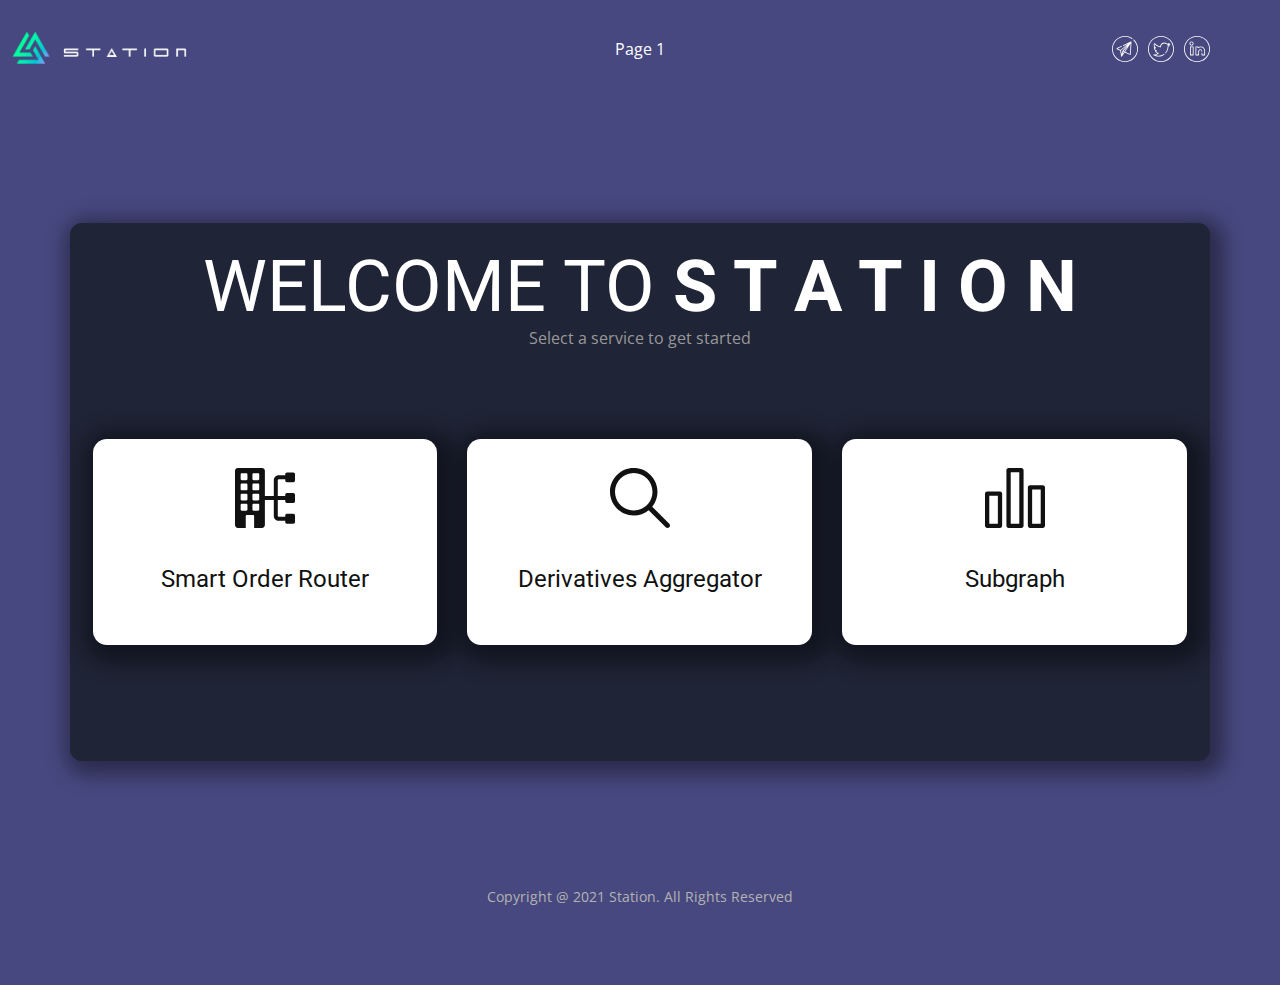
<file: index.html>
<!DOCTYPE html>
<html style="font-size: 16px;">
  <head>
    <meta name="viewport" content="width=device-width, initial-scale=1.0">
    <meta charset="utf-8">
    <meta name="keywords" content="WELCOME TO S T A T I O N">
    <meta name="description" content="">
    <meta name="page_type" content="np-template-header-footer-from-plugin">
    <title>Page 1</title>
    <link rel="stylesheet" href="nicepage.css" media="screen">
<link rel="stylesheet" href="Page-1.css" media="screen">
    <script class="u-script" type="text/javascript" src="jquery.js" defer=""></script>
    <script class="u-script" type="text/javascript" src="nicepage.js" defer=""></script>
    <meta name="generator" content="Nicepage 3.26.0, nicepage.com">
    <link id="u-theme-google-font" rel="stylesheet" href="https://fonts.googleapis.com/css?family=Roboto:100,100i,300,300i,400,400i,500,500i,700,700i,900,900i|Open+Sans:300,300i,400,400i,600,600i,700,700i,800,800i">
    
    
    <script type="application/ld+json">{
		"@context": "http://schema.org",
		"@type": "Organization",
		"name": "",
		"logo": "images/logo07.webp",
		"sameAs": [
				"936104983#carousel_6206",
				"936104983#carousel_6206",
				"936104983#carousel_6206"
		]
}</script>
    <meta name="theme-color" content="#478ac9">
    <meta property="og:title" content="Page 1">
    <meta property="og:type" content="website">
  </head>
  <body data-home-page="Page-1.html" data-home-page-title="Page 1" class="u-body"><header class="u-align-center-sm u-align-center-xs u-clearfix u-custom-color-2 u-header u-header" id="sec-4b78"><div class="u-clearfix u-sheet u-sheet-1">
        <a href="Page-1.html#carousel_6206" data-page-id="936104983" class="u-image u-logo u-image-1" data-image-width="1534" data-image-height="297" title="home logo">
          <img src="images/logo07.webp" class="u-logo-image u-logo-image-1">
        </a>
        <nav class="u-align-left u-menu u-menu-dropdown u-offcanvas u-menu-1">
          <div class="menu-collapse" style="font-size: 1rem;">
            <a class="u-button-style u-nav-link" href="#">
              <svg class="u-svg-link" preserveAspectRatio="xMidYMin slice" viewBox="0 0 302 302" style=""><use xmlns:xlink="http://www.w3.org/1999/xlink" xlink:href="#svg-8a8f"></use></svg>
              <svg xmlns="http://www.w3.org/2000/svg" xmlns:xlink="http://www.w3.org/1999/xlink" version="1.1" id="svg-8a8f" x="0px" y="0px" viewBox="0 0 302 302" style="enable-background:new 0 0 302 302;" xml:space="preserve" class="u-svg-content"><g><rect y="36" width="302" height="30"></rect><rect y="236" width="302" height="30"></rect><rect y="136" width="302" height="30"></rect>
</g><g></g><g></g><g></g><g></g><g></g><g></g><g></g><g></g><g></g><g></g><g></g><g></g><g></g><g></g><g></g></svg>
            </a>
          </div>
          <div class="u-custom-menu u-nav-container">
            <ul class="u-nav u-unstyled u-nav-1"><li class="u-nav-item"><a class="u-button-style u-nav-link" href="Page-1.html">Page 1</a>
</li></ul>
          </div>
          <div class="u-custom-menu u-nav-container-collapse">
            <div class="u-align-center u-black u-container-style u-inner-container-layout u-opacity u-opacity-95 u-sidenav">
              <div class="u-inner-container-layout u-sidenav-overflow">
                <div class="u-menu-close"></div>
                <ul class="u-align-center u-nav u-popupmenu-items u-unstyled u-nav-2"><li class="u-nav-item"><a class="u-button-style u-nav-link" href="Page-1.html">Page 1</a>
</li></ul>
              </div>
            </div>
            <div class="u-black u-menu-overlay u-opacity u-opacity-70"></div>
          </div>
        </nav>
        <div class="u-social-icons u-spacing-10 u-social-icons-1">
          <a class="u-social-url" title="facebook" target="_blank" href="Page-1.html#carousel_6206" data-page-id="936104983"><span class="u-icon u-social-facebook u-social-icon u-icon-1"><svg class="u-svg-link" preserveAspectRatio="xMidYMin slice" viewBox="0 0 512 512" style=""><use xmlns:xlink="http://www.w3.org/1999/xlink" xlink:href="#svg-5b7f"></use></svg><svg class="u-svg-content" viewBox="0 0 512 512" x="0px" y="0px" id="svg-5b7f" style="enable-background:new 0 0 512 512;"><g><g><path d="M490.626,153.442c-13.697-31.292-33.236-59.158-58.073-82.819c-3.207-3.055-8.28-2.933-11.335,0.275    c-3.054,3.206-2.931,8.28,0.275,11.333c48.024,45.751,74.473,107.464,74.473,173.769c0,132.318-107.648,239.967-239.967,239.967    S16.033,388.318,16.033,256S123.682,16.033,256,16.033c48.336,0,94.93,14.306,134.742,41.369    c3.661,2.489,8.647,1.538,11.137-2.122c2.489-3.662,1.538-8.648-2.123-11.137C357.274,15.265,307.565,0,256,0    C187.62,0,123.333,26.628,74.981,74.981C26.629,123.333,0,187.62,0,256s26.629,132.667,74.981,181.019    C123.333,485.372,187.62,512,256,512s132.667-26.628,181.019-74.981C485.371,388.667,512,324.38,512,256    C512,220.348,504.808,185.842,490.626,153.442z"></path>
</g>
</g><g><g><path d="M372.333,108.552l-154.176,71.771c-4.014,1.868-5.753,6.638-3.884,10.652s6.638,5.755,10.65,3.885l95.106-44.274    l-46.237,37.431l-106.107,85.896l-58.036-25.392l81.326-37.858c4.014-1.87,5.753-6.638,3.884-10.652    c-1.868-4.014-6.639-5.755-10.65-3.885l-87.54,40.752c-4.654,2.166-7.592,6.905-7.474,12.035c0.115,5.02,3.149,9.538,7.748,11.55    l64.802,28.35l18.979,113.873c1.168,7.041,10.702,9.046,14.613,3.075l53.836-82.171l101.811,47.512    c8.157,3.81,17.864-2.012,18.39-10.966l14.344-243.849c0.015-0.226,0.014-0.458,0.009-0.685    C383.567,109.927,377.471,106.176,372.333,108.552z M190.018,360.931l-12.404-74.428l126.369-102.299l-96.718,108.441    c-0.87,0.976-1.516,2.204-1.816,3.479L190.018,360.931z M207.049,358.631l11.72-49.228l15.724,7.338L207.049,358.631z     M243.371,303.191l-16.967-7.917l83.469-93.586L297.8,220.116L243.371,303.191z M353.637,354.649l-95.586-44.607l107.897-164.684    L353.637,354.649z"></path>
</g>
</g></svg></span>
          </a>
          <a class="u-social-url" title="twitter" target="_blank" href="Page-1.html#carousel_6206" data-page-id="936104983"><span class="u-icon u-social-icon u-social-twitter u-icon-2"><svg class="u-svg-link" preserveAspectRatio="xMidYMin slice" viewBox="0 0 512 512" style=""><use xmlns:xlink="http://www.w3.org/1999/xlink" xlink:href="#svg-7593"></use></svg><svg class="u-svg-content" viewBox="0 0 512 512" x="0px" y="0px" id="svg-7593" style="enable-background:new 0 0 512 512;"><g><g><path d="M437.019,74.981C388.667,26.628,324.379,0,256,0S123.333,26.628,74.981,74.981C26.628,123.333,0,187.621,0,256    s26.628,132.667,74.981,181.019C123.333,485.372,187.621,512,256,512s132.667-26.628,181.019-74.981S512,324.379,512,256    S485.372,123.333,437.019,74.981z M256,495.832C123.756,495.832,16.168,388.244,16.168,256S123.756,16.168,256,16.168    S495.832,123.756,495.832,256S388.244,495.832,256,495.832z"></path>
</g>
</g><g><g><path d="M436.352,162.391c-2.433-2.104-5.958-2.463-8.875-1.11c-4.183,1.94-8.457,3.644-12.806,5.107    c4.313-5.884,7.758-12.422,10.188-19.432c1.002-2.891,0.503-6.176-1.569-8.427c-2.593-2.814-6.723-3.406-9.963-1.56    c-11.815,6.733-24.558,11.306-37.931,13.618c-14.958-13.729-34.201-21.24-54.643-21.24c-42.313,0-77.147,32.642-80.648,74.065    c-8.741-1.364-25.844-6.241-29.933-7.578c-29.581-10.075-56.228-27.814-77.075-51.307c-1.236-1.393-2.864-2.429-4.695-2.764    c-3.68-0.672-7.171,1.186-8.745,4.339c-5.181,10.383-7.809,21.548-7.809,33.185c0,16.093,5.038,31.261,14.113,43.73    c-2.828-0.531-5.838,0.462-7.812,2.89c-1.135,1.396-1.703,3.168-1.77,4.966c-0.03,0.82-0.057,1.643-0.057,2.472    c0,21.817,9.99,41.646,26.136,54.588c-1.115,0.755-2.055,1.797-2.703,3.082c-0.963,1.904-1.07,4.143-0.434,6.178    c7.052,22.559,24.572,39.739,46.292,46.781c-19.673,11.976-42.429,18.434-65.679,18.434c-2.053,0-4.166-0.053-6.279-0.156    c-4.046-0.185-7.675,2.639-8.371,6.744c-0.568,3.349,1.162,6.698,4.087,8.423c29.718,17.529,63.734,26.792,98.39,26.792    c41.361,0,80.758-12.881,113.607-36.725c4.052-2.942,4.499-8.821,0.959-12.362l-0.003-0.003    c-2.852-2.852-7.338-3.159-10.605-0.793c-29.275,21.198-65.207,33.714-103.959,33.714c-21.719,0-43.162-3.968-63.255-11.61    c24.303-4.268,47.275-14.808,66.409-30.712c2.312-1.922,3.529-4.962,2.947-7.911c-0.744-3.767-3.972-6.43-7.707-6.535    c-19.686-0.558-37.26-11.435-46.698-28.06c4.501-0.216,9.006-0.832,13.44-1.841c3.382-0.77,6.119-3.472,6.559-6.913    c0.529-4.142-2.134-7.925-6.085-8.897c-21.117-5.2-36.647-22.364-40.14-43.256c6.19,1.451,12.624,2.092,19.047,1.896    c3.963-0.119,7.317-3.109,7.792-7.166c0.374-3.196-1.323-6.291-4.07-7.966c-17.529-10.682-27.985-29.272-27.985-49.783    c0-5.014,0.623-9.917,1.859-14.665c21.193,20.954,46.914,36.922,75.086,46.518c0.258,0.088,28.093,8.754,38.636,8.797    c0.688,0.017,3.975,0.162,3.98,0.162c3.388,0.137,6.673-1.919,7.953-5.326c0.368-0.978,0.502-2.03,0.477-3.074    c-0.011-0.471-0.023-0.942-0.023-1.416c0-35.713,29.055-64.768,64.769-64.768c17.487,0,33.878,6.872,46.158,19.348    c1.777,1.807,4.282,2.697,6.793,2.349c8.227-1.141,16.256-3.025,24.037-5.632c-4.142,4.544-9.025,8.437-14.502,11.504    c-3.692,2.067-5.258,6.558-3.518,10.415l0.119,0.264c1.424,3.152,4.691,5.045,8.136,4.72c6.687-0.638,13.282-1.739,19.753-3.291    c-5.725,5.904-12.02,11.267-18.849,16.051c-2.228,1.561-3.509,4.147-3.416,6.865l0.017,0.511c0.019,0.553,0.04,1.107,0.04,1.664    v0.731c-0.186,45.29-17.461,86.654-45.668,117.994c-2.882,3.201-2.702,8.117,0.344,11.163c3.312,3.312,8.72,3.151,11.855-0.332    c31.691-35.208,49.224-80.18,49.633-127.902c14.422-10.743,26.595-23.876,36.227-39.093    C440.029,169.5,439.434,165.057,436.352,162.391z"></path>
</g>
</g></svg></span>
          </a>
          <a class="u-social-url" title="instagram" target="_blank" href="Page-1.html#carousel_6206" data-page-id="936104983"><span class="u-icon u-social-icon u-social-instagram u-icon-3"><svg class="u-svg-link" preserveAspectRatio="xMidYMin slice" viewBox="0 0 512 512" style=""><use xmlns:xlink="http://www.w3.org/1999/xlink" xlink:href="#svg-bd90"></use></svg><svg class="u-svg-content" viewBox="0 0 512 512" x="0px" y="0px" id="svg-bd90" style="enable-background:new 0 0 512 512;"><g><g><path d="M437.019,74.982C388.667,26.628,324.379,0,256,0S123.333,26.628,74.981,74.982C26.628,123.333,0,187.621,0,256    s26.628,132.667,74.981,181.019C123.333,485.372,187.621,512,256,512s132.667-26.628,181.019-74.982    C485.372,388.667,512,324.379,512,256S485.372,123.333,437.019,74.982z M256,495.832C123.756,495.832,16.168,388.244,16.168,256    S123.756,16.168,256,16.168S495.832,123.756,495.832,256S388.244,495.832,256,495.832z"></path>
</g>
</g><g><g><path d="M180.547,204.8h-53.895c-4.465,0-8.084,3.619-8.084,8.084v161.684c0,4.466,3.62,8.084,8.084,8.084h53.895    c4.465,0,8.084-3.619,8.084-8.084V212.884C188.632,208.419,185.012,204.8,180.547,204.8z M172.463,366.484h-37.726V220.968h37.726    V366.484z"></path>
</g>
</g><g><g><path d="M148.21,107.789c-22.289,0-40.421,18.132-40.421,40.421c0,22.289,18.132,40.421,40.421,40.421    c22.289,0,40.421-18.132,40.421-40.421S170.499,107.789,148.21,107.789z M148.21,172.463c-13.373,0-24.253-10.88-24.253-24.253    c0-13.372,10.879-24.253,24.253-24.253c13.373,0,24.253,10.88,24.253,24.253C172.463,161.583,161.584,172.463,148.21,172.463z"></path>
</g>
</g><g><g><path d="M331.453,204.8c-16.054,0-31.87,4.156-45.811,11.896v-3.811c0-4.465-3.62-8.084-8.084-8.084h-43.116    c-4.465,0-8.084,3.62-8.084,8.084v161.684c0,4.465,3.62,8.084,8.084,8.084h53.895c4.465,0,8.084-3.62,8.084-8.084v-58.04    c0-19.008,4.207-41.665,24.253-41.665c14.959,0,21.095,12.619,23.247,26.923c0.59,3.922,3.989,6.808,7.957,6.808    c4.979,0,8.722-4.464,7.954-9.382c-4.059-25.974-17.828-40.517-39.158-40.517c-25.688,0-40.421,21.08-40.421,57.833v49.956    h-37.726V220.968h26.947v10.63c0,2.507,1.044,4.956,3.004,6.519c3.043,2.426,7.234,2.342,10.138,0.012    c14.001-11.226,30.888-17.161,48.837-17.161c46.537,0,67.368,39.249,67.368,78.147v67.368h-37.726v-26.62    c0-4.452-3.609-8.061-8.06-8.061h-0.047c-4.452,0-8.06,3.609-8.06,8.061v34.704c0,4.465,3.62,8.084,8.084,8.084h53.895    c4.465,0,8.084-3.62,8.084-8.084v-75.453C414.989,243.584,380.638,204.8,331.453,204.8z"></path>
</g>
</g></svg></span>
          </a>
        </div>
      </div></header>
    <section class="u-align-center u-clearfix u-custom-color-2 u-typography-Normal--Introduction u-section-1" src="" id="carousel_6206">
      <div class="u-clearfix u-sheet u-sheet-1">
        <div class="u-custom-color-1 u-expanded-width u-radius-12 u-shape u-shape-round u-shape-1"></div>
        <p class="u-text u-text-grey-40 u-text-1">Select a service to get started</p>
        <h1 class="u-text u-title u-text-2">
          <span style="font-weight: 400;">WELCOME TO</span>
          <span class="u-text-white">S T A T I O N</span>
        </h1>
        <div class="u-list u-list-1">
          <div class="u-repeater u-repeater-1">
            <div class="u-container-style u-list-item u-radius-14 u-repeater-item u-shape-round u-white u-list-item-1">
              <div class="u-container-layout u-similar-container u-valign-top u-container-layout-1"><span class="u-icon u-icon-circle u-spacing-20 u-white u-icon-1"><svg class="u-svg-link" preserveAspectRatio="xMidYMin slice" viewBox="0 0 487.312 487.312" style=""><use xmlns:xlink="http://www.w3.org/1999/xlink" xlink:href="#svg-7704"></use></svg><svg class="u-svg-content" viewBox="0 0 487.312 487.312" x="0px" y="0px" id="svg-7704" style="enable-background:new 0 0 487.312 487.312;"><g><g><path d="M421.311,114.871h52.726c7.328,0,13.274-5.951,13.274-13.275V48.871c0-7.326-5.946-13.273-13.274-13.273h-52.726    c-7.325,0-13.274,5.947-13.274,13.273v10.143h-53.42c-21.756,0-39.463,17.707-39.463,39.465v128.992h-72.472V23.539    c0-12.848-10.411-23.264-23.259-23.264H23.257C10.411,0.275,0,10.691,0,23.539v440.238c0,12.85,10.411,23.26,23.257,23.26h64.04    v-96.383c0-5.109,4.146-9.258,9.256-9.258h49.605c5.111,0,9.257,4.146,9.257,9.258v96.383h64.008    c12.848,0,23.259-10.41,23.259-23.26v-203.9h72.471v128.992c0,21.758,17.707,39.463,39.465,39.463h53.42v10.175    c0,7.327,5.947,13.274,13.272,13.274h52.728c7.326,0,13.272-5.947,13.272-13.274v-52.726c0-7.326-5.946-13.272-13.272-13.272    h-52.728c-7.325,0-13.272,5.946-13.272,13.272v10.144h-53.42c-3.896,0-7.06-3.163-7.06-7.056V259.876h60.479v10.173    c0,7.327,5.947,13.278,13.273,13.278h52.727c7.326,0,13.273-5.951,13.273-13.278V217.33c0-7.328-5.947-13.281-13.273-13.281    h-52.727c-7.326,0-13.273,5.953-13.273,13.281v10.141h-60.479V98.478c0-3.891,3.162-7.059,7.06-7.059h53.42v10.176    C408.035,108.92,413.984,114.871,421.311,114.871z M101.095,337.318c0,5.109-4.146,9.256-9.257,9.256H55.125    c-5.11,0-9.257-4.146-9.257-9.256v-36.715c0-5.109,4.146-9.256,9.257-9.256h36.714c5.11,0,9.257,4.146,9.257,9.256    L101.095,337.318L101.095,337.318z M101.095,254.716c0,5.11-4.146,9.256-9.257,9.256H55.125c-5.11,0-9.257-4.146-9.257-9.256    v-36.708c0-5.111,4.146-9.258,9.257-9.258h36.714c5.11,0,9.257,4.146,9.257,9.258L101.095,254.716L101.095,254.716z     M101.095,172.09c0,5.111-4.146,9.258-9.257,9.258H55.125c-5.11,0-9.257-4.146-9.257-9.258v-36.713    c0-5.111,4.146-9.258,9.257-9.258h36.714c5.11,0,9.257,4.146,9.257,9.258L101.095,172.09L101.095,172.09z M101.095,89.488    c0,5.111-4.146,9.258-9.257,9.258H55.125c-5.11,0-9.257-4.146-9.257-9.258V52.779c0-5.109,4.146-9.256,9.257-9.256h36.714    c5.11,0,9.257,4.146,9.257,9.256L101.095,89.488L101.095,89.488z M196.825,337.318c0,5.109-4.146,9.256-9.257,9.256h-36.709    c-5.111,0-9.257-4.146-9.257-9.256v-36.715c0-5.109,4.146-9.256,9.257-9.256h36.709c5.111,0,9.257,4.146,9.257,9.256V337.318z     M196.825,254.716c0,5.11-4.146,9.256-9.257,9.256h-36.709c-5.111,0-9.257-4.146-9.257-9.256v-36.708    c0-5.111,4.146-9.258,9.257-9.258h36.709c5.111,0,9.257,4.146,9.257,9.258V254.716z M196.825,172.09    c0,5.111-4.146,9.258-9.257,9.258h-36.709c-5.111,0-9.257-4.146-9.257-9.258v-36.713c0-5.111,4.146-9.258,9.257-9.258h36.709    c5.111,0,9.257,4.146,9.257,9.258V172.09z M196.825,89.488c0,5.111-4.146,9.258-9.257,9.258h-36.709    c-5.111,0-9.257-4.146-9.257-9.258V52.779c0-5.109,4.146-9.256,9.257-9.256h36.709c5.111,0,9.257,4.146,9.257,9.256V89.488z"></path>
</g>
</g></svg>
            
            
          </span>
                <h3 class="u-align-center u-text u-text-default u-text-3">Smart Order Router</h3>
              </div>
            </div>
            <div class="u-align-center u-container-style u-list-item u-radius-14 u-repeater-item u-shape-round u-white u-list-item-2" data-href="Page-2.html#sec-ab7e" data-page-id="491905015">
              <div class="u-container-layout u-similar-container u-valign-top u-container-layout-2"><span class="u-icon u-icon-circle u-spacing-20 u-white u-icon-2"><svg class="u-svg-link" preserveAspectRatio="xMidYMin slice" viewBox="0 0 512.005 512.005" style=""><use xmlns:xlink="http://www.w3.org/1999/xlink" xlink:href="#svg-d514"></use></svg><svg class="u-svg-content" viewBox="0 0 512.005 512.005" x="0px" y="0px" id="svg-d514" style="enable-background:new 0 0 512.005 512.005;"><g><g><path d="M505.749,475.587l-145.6-145.6c28.203-34.837,45.184-79.104,45.184-127.317c0-111.744-90.923-202.667-202.667-202.667    S0,90.925,0,202.669s90.923,202.667,202.667,202.667c48.213,0,92.48-16.981,127.317-45.184l145.6,145.6    c4.16,4.16,9.621,6.251,15.083,6.251s10.923-2.091,15.083-6.251C514.091,497.411,514.091,483.928,505.749,475.587z     M202.667,362.669c-88.235,0-160-71.765-160-160s71.765-160,160-160s160,71.765,160,160S290.901,362.669,202.667,362.669z"></path>
</g>
</g></svg>
            
            
          </span>
                <h3 class="u-align-center u-text u-text-default u-text-4">Derivatives Aggregator</h3>
              </div>
            </div>
            <div class="u-align-center u-container-style u-list-item u-radius-14 u-repeater-item u-shape-round u-white u-list-item-3">
              <div class="u-container-layout u-similar-container u-valign-top u-container-layout-3"><span class="u-icon u-icon-circle u-spacing-20 u-white u-icon-3"><svg class="u-svg-link" preserveAspectRatio="xMidYMin slice" viewBox="0 0 477.867 477.867" style=""><use xmlns:xlink="http://www.w3.org/1999/xlink" xlink:href="#svg-ff72"></use></svg><svg class="u-svg-content" viewBox="0 0 477.867 477.867" x="0px" y="0px" id="svg-ff72" style="enable-background:new 0 0 477.867 477.867;"><g><g><path d="M119.467,187.733h-102.4C7.641,187.733,0,195.374,0,204.8v256c0,9.426,7.641,17.067,17.067,17.067h102.4    c9.426,0,17.067-7.641,17.067-17.067v-256C136.533,195.374,128.892,187.733,119.467,187.733z M102.4,443.733H34.133V221.867H102.4    V443.733z"></path>
</g>
</g><g><g><path d="M290.133,0h-102.4c-9.426,0-17.067,7.641-17.067,17.067V460.8c0,9.426,7.641,17.067,17.067,17.067h102.4    c9.426,0,17.067-7.641,17.067-17.067V17.067C307.2,7.641,299.559,0,290.133,0z M273.067,443.733H204.8v-409.6h68.267V443.733z"></path>
</g>
</g><g><g><path d="M460.8,136.533H358.4c-9.426,0-17.067,7.641-17.067,17.067v307.2c0,9.426,7.641,17.067,17.067,17.067h102.4    c9.426,0,17.067-7.641,17.067-17.067V153.6C477.867,144.174,470.226,136.533,460.8,136.533z M443.733,443.733h-68.267V170.667    h68.267V443.733z"></path>
</g>
</g></svg>
            
            
          </span>
                <h3 class="u-align-center u-text u-text-default u-text-5">Subgraph</h3>
              </div>
            </div>
          </div>
        </div>
      </div>
    </section>
    
    
    <footer class="u-align-center u-clearfix u-custom-color-2 u-footer u-footer" id="sec-85ba"><div class="u-clearfix u-sheet u-valign-middle u-sheet-1">
        <p class="u-small-text u-text u-text-grey-30 u-text-variant u-text-1">Copyright @ 2021 Station. All Rights Reserved</p>
      
  </body>
</html>
</file>
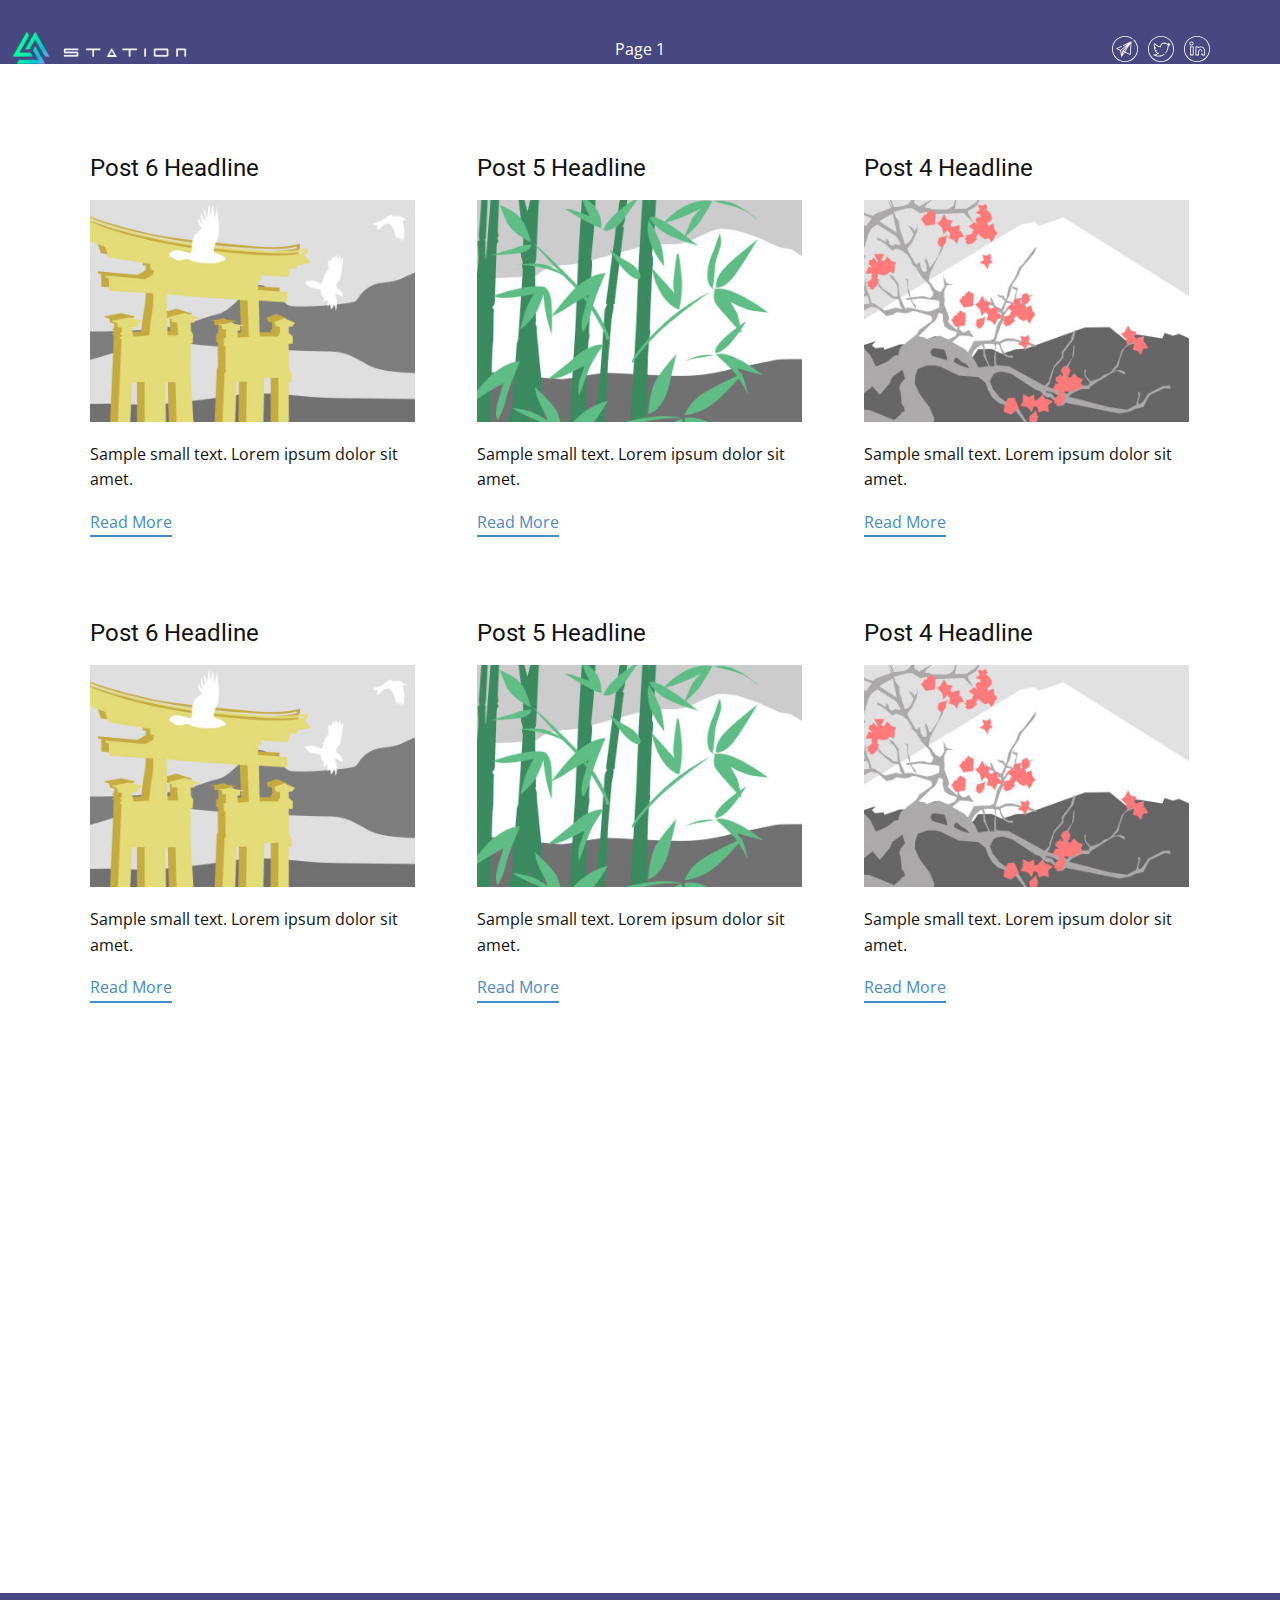
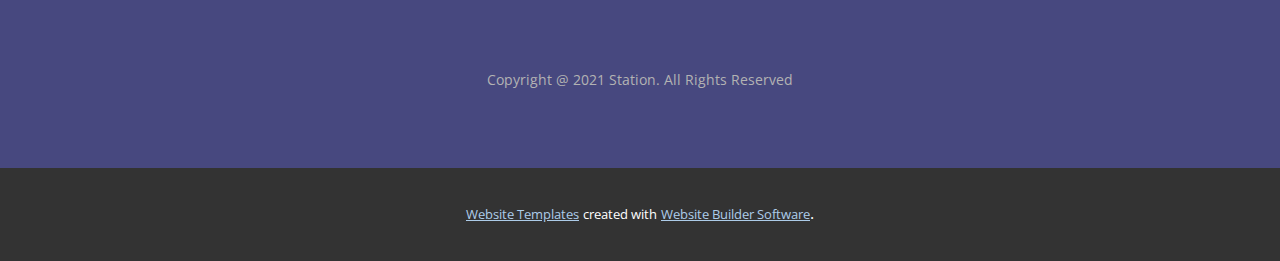
<file: blog.html>
<html style="font-size: 16px;"><head>
    <meta name="viewport" content="width=device-width, initial-scale=1.0">
    <meta charset="utf-8">
    <meta name="keywords" content="">
    <meta name="description" content="">
    <meta name="page_type" content="np-template-header-footer-from-plugin">
    <title>Blog Template</title>
    <link rel="stylesheet" href="../nicepage.css" media="screen">
<link rel="stylesheet" href="../Blog-Template.css" media="screen">
    <script class="u-script" type="text/javascript" src="../jquery.js" defer=""></script>
    <script class="u-script" type="text/javascript" src="../nicepage.js" defer=""></script>
    <meta name="generator" content="Nicepage 3.26.0, nicepage.com">
    <link id="u-theme-google-font" rel="stylesheet" href="https://fonts.googleapis.com/css?family=Roboto:100,100i,300,300i,400,400i,500,500i,700,700i,900,900i|Open+Sans:300,300i,400,400i,600,600i,700,700i,800,800i">
    
    
    
    <script type="application/ld+json">{
		"@context": "http://schema.org",
		"@type": "Organization",
		"name": "",
		"logo": "images/logo07.webp",
		"sameAs": [
				"936104983#carousel_6206",
				"936104983#carousel_6206",
				"936104983#carousel_6206"
		]
}</script>
    <meta name="theme-color" content="#478ac9">
  </head>
  <body class="u-body"><header class="u-align-center-sm u-align-center-xs u-clearfix u-custom-color-2 u-header u-header" id="sec-4b78"><div class="u-clearfix u-sheet u-sheet-1">
        <a href="../Page-1.html#carousel_6206" data-page-id="936104983" class="u-image u-logo u-image-1" data-image-width="1534" data-image-height="297" title="home logo">
          <img src="../images/logo07.webp" class="u-logo-image u-logo-image-1">
        </a>
        <nav class="u-align-left u-menu u-menu-dropdown u-offcanvas u-menu-1">
          <div class="menu-collapse" style="font-size: 1rem;">
            <a class="u-button-style u-nav-link" href="#">
              <svg class="u-svg-link" preserveAspectRatio="xMidYMin slice" viewBox="0 0 302 302" style=""><use xmlns:xlink="http://www.w3.org/1999/xlink" xlink:href="#svg-8a8f"></use></svg>
              <svg xmlns="http://www.w3.org/2000/svg" xmlns:xlink="http://www.w3.org/1999/xlink" version="1.1" id="svg-8a8f" x="0px" y="0px" viewBox="0 0 302 302" style="enable-background:new 0 0 302 302;" xml:space="preserve" class="u-svg-content"><g><rect y="36" width="302" height="30"></rect><rect y="236" width="302" height="30"></rect><rect y="136" width="302" height="30"></rect>
</g><g></g><g></g><g></g><g></g><g></g><g></g><g></g><g></g><g></g><g></g><g></g><g></g><g></g><g></g><g></g></svg>
            </a>
          </div>
          <div class="u-custom-menu u-nav-container">
            <ul class="u-nav u-unstyled u-nav-1"><li class="u-nav-item"><a class="u-button-style u-nav-link" href="../Page-1.html">Page 1</a>
</li></ul>
          </div>
          <div class="u-custom-menu u-nav-container-collapse">
            <div class="u-align-center u-black u-container-style u-inner-container-layout u-opacity u-opacity-95 u-sidenav">
              <div class="u-inner-container-layout u-sidenav-overflow">
                <div class="u-menu-close"></div>
                <ul class="u-align-center u-nav u-popupmenu-items u-unstyled u-nav-2"><li class="u-nav-item"><a class="u-button-style u-nav-link" href="../Page-1.html">Page 1</a>
</li></ul>
              </div>
            </div>
            <div class="u-black u-menu-overlay u-opacity u-opacity-70"></div>
          </div>
        </nav>
        <div class="u-social-icons u-spacing-10 u-social-icons-1">
          <a class="u-social-url" title="facebook" target="_blank" href="../Page-1.html#carousel_6206" data-page-id="936104983"><span class="u-icon u-social-facebook u-social-icon u-icon-1"><svg class="u-svg-link" preserveAspectRatio="xMidYMin slice" viewBox="0 0 512 512" style=""><use xmlns:xlink="http://www.w3.org/1999/xlink" xlink:href="#svg-5b7f"></use></svg><svg class="u-svg-content" viewBox="0 0 512 512" x="0px" y="0px" id="svg-5b7f" style="enable-background:new 0 0 512 512;"><g><g><path d="M490.626,153.442c-13.697-31.292-33.236-59.158-58.073-82.819c-3.207-3.055-8.28-2.933-11.335,0.275    c-3.054,3.206-2.931,8.28,0.275,11.333c48.024,45.751,74.473,107.464,74.473,173.769c0,132.318-107.648,239.967-239.967,239.967    S16.033,388.318,16.033,256S123.682,16.033,256,16.033c48.336,0,94.93,14.306,134.742,41.369    c3.661,2.489,8.647,1.538,11.137-2.122c2.489-3.662,1.538-8.648-2.123-11.137C357.274,15.265,307.565,0,256,0    C187.62,0,123.333,26.628,74.981,74.981C26.629,123.333,0,187.62,0,256s26.629,132.667,74.981,181.019    C123.333,485.372,187.62,512,256,512s132.667-26.628,181.019-74.981C485.371,388.667,512,324.38,512,256    C512,220.348,504.808,185.842,490.626,153.442z"></path>
</g>
</g><g><g><path d="M372.333,108.552l-154.176,71.771c-4.014,1.868-5.753,6.638-3.884,10.652s6.638,5.755,10.65,3.885l95.106-44.274    l-46.237,37.431l-106.107,85.896l-58.036-25.392l81.326-37.858c4.014-1.87,5.753-6.638,3.884-10.652    c-1.868-4.014-6.639-5.755-10.65-3.885l-87.54,40.752c-4.654,2.166-7.592,6.905-7.474,12.035c0.115,5.02,3.149,9.538,7.748,11.55    l64.802,28.35l18.979,113.873c1.168,7.041,10.702,9.046,14.613,3.075l53.836-82.171l101.811,47.512    c8.157,3.81,17.864-2.012,18.39-10.966l14.344-243.849c0.015-0.226,0.014-0.458,0.009-0.685    C383.567,109.927,377.471,106.176,372.333,108.552z M190.018,360.931l-12.404-74.428l126.369-102.299l-96.718,108.441    c-0.87,0.976-1.516,2.204-1.816,3.479L190.018,360.931z M207.049,358.631l11.72-49.228l15.724,7.338L207.049,358.631z     M243.371,303.191l-16.967-7.917l83.469-93.586L297.8,220.116L243.371,303.191z M353.637,354.649l-95.586-44.607l107.897-164.684    L353.637,354.649z"></path>
</g>
</g></svg></span>
          </a>
          <a class="u-social-url" title="twitter" target="_blank" href="../Page-1.html#carousel_6206" data-page-id="936104983"><span class="u-icon u-social-icon u-social-twitter u-icon-2"><svg class="u-svg-link" preserveAspectRatio="xMidYMin slice" viewBox="0 0 512 512" style=""><use xmlns:xlink="http://www.w3.org/1999/xlink" xlink:href="#svg-7593"></use></svg><svg class="u-svg-content" viewBox="0 0 512 512" x="0px" y="0px" id="svg-7593" style="enable-background:new 0 0 512 512;"><g><g><path d="M437.019,74.981C388.667,26.628,324.379,0,256,0S123.333,26.628,74.981,74.981C26.628,123.333,0,187.621,0,256    s26.628,132.667,74.981,181.019C123.333,485.372,187.621,512,256,512s132.667-26.628,181.019-74.981S512,324.379,512,256    S485.372,123.333,437.019,74.981z M256,495.832C123.756,495.832,16.168,388.244,16.168,256S123.756,16.168,256,16.168    S495.832,123.756,495.832,256S388.244,495.832,256,495.832z"></path>
</g>
</g><g><g><path d="M436.352,162.391c-2.433-2.104-5.958-2.463-8.875-1.11c-4.183,1.94-8.457,3.644-12.806,5.107    c4.313-5.884,7.758-12.422,10.188-19.432c1.002-2.891,0.503-6.176-1.569-8.427c-2.593-2.814-6.723-3.406-9.963-1.56    c-11.815,6.733-24.558,11.306-37.931,13.618c-14.958-13.729-34.201-21.24-54.643-21.24c-42.313,0-77.147,32.642-80.648,74.065    c-8.741-1.364-25.844-6.241-29.933-7.578c-29.581-10.075-56.228-27.814-77.075-51.307c-1.236-1.393-2.864-2.429-4.695-2.764    c-3.68-0.672-7.171,1.186-8.745,4.339c-5.181,10.383-7.809,21.548-7.809,33.185c0,16.093,5.038,31.261,14.113,43.73    c-2.828-0.531-5.838,0.462-7.812,2.89c-1.135,1.396-1.703,3.168-1.77,4.966c-0.03,0.82-0.057,1.643-0.057,2.472    c0,21.817,9.99,41.646,26.136,54.588c-1.115,0.755-2.055,1.797-2.703,3.082c-0.963,1.904-1.07,4.143-0.434,6.178    c7.052,22.559,24.572,39.739,46.292,46.781c-19.673,11.976-42.429,18.434-65.679,18.434c-2.053,0-4.166-0.053-6.279-0.156    c-4.046-0.185-7.675,2.639-8.371,6.744c-0.568,3.349,1.162,6.698,4.087,8.423c29.718,17.529,63.734,26.792,98.39,26.792    c41.361,0,80.758-12.881,113.607-36.725c4.052-2.942,4.499-8.821,0.959-12.362l-0.003-0.003    c-2.852-2.852-7.338-3.159-10.605-0.793c-29.275,21.198-65.207,33.714-103.959,33.714c-21.719,0-43.162-3.968-63.255-11.61    c24.303-4.268,47.275-14.808,66.409-30.712c2.312-1.922,3.529-4.962,2.947-7.911c-0.744-3.767-3.972-6.43-7.707-6.535    c-19.686-0.558-37.26-11.435-46.698-28.06c4.501-0.216,9.006-0.832,13.44-1.841c3.382-0.77,6.119-3.472,6.559-6.913    c0.529-4.142-2.134-7.925-6.085-8.897c-21.117-5.2-36.647-22.364-40.14-43.256c6.19,1.451,12.624,2.092,19.047,1.896    c3.963-0.119,7.317-3.109,7.792-7.166c0.374-3.196-1.323-6.291-4.07-7.966c-17.529-10.682-27.985-29.272-27.985-49.783    c0-5.014,0.623-9.917,1.859-14.665c21.193,20.954,46.914,36.922,75.086,46.518c0.258,0.088,28.093,8.754,38.636,8.797    c0.688,0.017,3.975,0.162,3.98,0.162c3.388,0.137,6.673-1.919,7.953-5.326c0.368-0.978,0.502-2.03,0.477-3.074    c-0.011-0.471-0.023-0.942-0.023-1.416c0-35.713,29.055-64.768,64.769-64.768c17.487,0,33.878,6.872,46.158,19.348    c1.777,1.807,4.282,2.697,6.793,2.349c8.227-1.141,16.256-3.025,24.037-5.632c-4.142,4.544-9.025,8.437-14.502,11.504    c-3.692,2.067-5.258,6.558-3.518,10.415l0.119,0.264c1.424,3.152,4.691,5.045,8.136,4.72c6.687-0.638,13.282-1.739,19.753-3.291    c-5.725,5.904-12.02,11.267-18.849,16.051c-2.228,1.561-3.509,4.147-3.416,6.865l0.017,0.511c0.019,0.553,0.04,1.107,0.04,1.664    v0.731c-0.186,45.29-17.461,86.654-45.668,117.994c-2.882,3.201-2.702,8.117,0.344,11.163c3.312,3.312,8.72,3.151,11.855-0.332    c31.691-35.208,49.224-80.18,49.633-127.902c14.422-10.743,26.595-23.876,36.227-39.093    C440.029,169.5,439.434,165.057,436.352,162.391z"></path>
</g>
</g></svg></span>
          </a>
          <a class="u-social-url" title="instagram" target="_blank" href="../Page-1.html#carousel_6206" data-page-id="936104983"><span class="u-icon u-social-icon u-social-instagram u-icon-3"><svg class="u-svg-link" preserveAspectRatio="xMidYMin slice" viewBox="0 0 512 512" style=""><use xmlns:xlink="http://www.w3.org/1999/xlink" xlink:href="#svg-bd90"></use></svg><svg class="u-svg-content" viewBox="0 0 512 512" x="0px" y="0px" id="svg-bd90" style="enable-background:new 0 0 512 512;"><g><g><path d="M437.019,74.982C388.667,26.628,324.379,0,256,0S123.333,26.628,74.981,74.982C26.628,123.333,0,187.621,0,256    s26.628,132.667,74.981,181.019C123.333,485.372,187.621,512,256,512s132.667-26.628,181.019-74.982    C485.372,388.667,512,324.379,512,256S485.372,123.333,437.019,74.982z M256,495.832C123.756,495.832,16.168,388.244,16.168,256    S123.756,16.168,256,16.168S495.832,123.756,495.832,256S388.244,495.832,256,495.832z"></path>
</g>
</g><g><g><path d="M180.547,204.8h-53.895c-4.465,0-8.084,3.619-8.084,8.084v161.684c0,4.466,3.62,8.084,8.084,8.084h53.895    c4.465,0,8.084-3.619,8.084-8.084V212.884C188.632,208.419,185.012,204.8,180.547,204.8z M172.463,366.484h-37.726V220.968h37.726    V366.484z"></path>
</g>
</g><g><g><path d="M148.21,107.789c-22.289,0-40.421,18.132-40.421,40.421c0,22.289,18.132,40.421,40.421,40.421    c22.289,0,40.421-18.132,40.421-40.421S170.499,107.789,148.21,107.789z M148.21,172.463c-13.373,0-24.253-10.88-24.253-24.253    c0-13.372,10.879-24.253,24.253-24.253c13.373,0,24.253,10.88,24.253,24.253C172.463,161.583,161.584,172.463,148.21,172.463z"></path>
</g>
</g><g><g><path d="M331.453,204.8c-16.054,0-31.87,4.156-45.811,11.896v-3.811c0-4.465-3.62-8.084-8.084-8.084h-43.116    c-4.465,0-8.084,3.62-8.084,8.084v161.684c0,4.465,3.62,8.084,8.084,8.084h53.895c4.465,0,8.084-3.62,8.084-8.084v-58.04    c0-19.008,4.207-41.665,24.253-41.665c14.959,0,21.095,12.619,23.247,26.923c0.59,3.922,3.989,6.808,7.957,6.808    c4.979,0,8.722-4.464,7.954-9.382c-4.059-25.974-17.828-40.517-39.158-40.517c-25.688,0-40.421,21.08-40.421,57.833v49.956    h-37.726V220.968h26.947v10.63c0,2.507,1.044,4.956,3.004,6.519c3.043,2.426,7.234,2.342,10.138,0.012    c14.001-11.226,30.888-17.161,48.837-17.161c46.537,0,67.368,39.249,67.368,78.147v67.368h-37.726v-26.62    c0-4.452-3.609-8.061-8.06-8.061h-0.047c-4.452,0-8.06,3.609-8.06,8.061v34.704c0,4.465,3.62,8.084,8.084,8.084h53.895    c4.465,0,8.084-3.62,8.084-8.084v-75.453C414.989,243.584,380.638,204.8,331.453,204.8z"></path>
</g>
</g></svg></span>
          </a>
        </div>
      </div></header>
    <section class="u-clearfix u-section-1" id="sec-4d4b">
      <div class="u-clearfix u-sheet u-valign-middle u-sheet-1"><!--blog--><!--blog_options_json--><!--{"type":"Recent","source":"","tags":"","count":""}--><!--/blog_options_json-->
        <div class="u-blog u-expanded-width u-repeater u-repeater-1"><!--blog_post-->
          <div class="u-blog-post u-container-style u-repeater-item u-white u-repeater-item-1">
            <div class="u-container-layout u-similar-container u-valign-top u-container-layout-1"><!--blog_post_header-->
              <h4 class="u-blog-control u-text u-text-1">
                <a class="u-post-header-link" href="../blog/post-5.html"><!--blog_post_header_content-->Post 6 Headline<!--/blog_post_header_content--></a>
              </h4><!--/blog_post_header--><!--blog_post_image-->
              <a class="u-post-header-link" href="../blog/post-5.html"><img alt="" class="u-blog-control u-expanded-width u-image u-image-default u-image-1" src="[data-uri]"></a><!--/blog_post_image--><!--blog_post_content-->
              <div class="u-blog-control u-post-content u-text u-text-2 fr-view">Sample small text. Lorem ipsum dolor sit amet.</div><!--/blog_post_content--><!--blog_post_readmore-->
              <a href="../blog/post-5.html" class="u-blog-control u-border-2 u-border-palette-1-base u-btn u-btn-rectangle u-button-style u-none u-btn-1"><!--blog_post_readmore_content--><!--options_json--><!--{"content":""}--><!--/options_json-->Read More<!--/blog_post_readmore_content--></a><!--/blog_post_readmore-->
            </div>
          </div><div class="u-blog-post u-container-style u-repeater-item u-video-cover u-white">
            <div class="u-container-layout u-similar-container u-valign-top u-container-layout-2"><!--blog_post_header-->
              <h4 class="u-blog-control u-text u-text-3">
                <a class="u-post-header-link" href="../blog/post-4.html"><!--blog_post_header_content-->Post 5 Headline<!--/blog_post_header_content--></a>
              </h4><!--/blog_post_header--><!--blog_post_image-->
              <a class="u-post-header-link" href="../blog/post-4.html"><img alt="" class="u-blog-control u-expanded-width u-image u-image-default u-image-2" src="[data-uri]"></a><!--/blog_post_image--><!--blog_post_content-->
              <div class="u-blog-control u-post-content u-text u-text-4 fr-view">Sample small text. Lorem ipsum dolor sit amet.</div><!--/blog_post_content--><!--blog_post_readmore-->
              <a href="../blog/post-4.html" class="u-blog-control u-border-2 u-border-palette-1-base u-btn u-btn-rectangle u-button-style u-none u-btn-2"><!--blog_post_readmore_content--><!--options_json--><!--{"content":""}--><!--/options_json-->Read More<!--/blog_post_readmore_content--></a><!--/blog_post_readmore-->
            </div>
          </div><div class="u-blog-post u-container-style u-repeater-item u-video-cover u-white">
            <div class="u-container-layout u-similar-container u-valign-top u-container-layout-3"><!--blog_post_header-->
              <h4 class="u-blog-control u-text u-text-5">
                <a class="u-post-header-link" href="../blog/post-3.html"><!--blog_post_header_content-->Post 4 Headline<!--/blog_post_header_content--></a>
              </h4><!--/blog_post_header--><!--blog_post_image-->
              <a class="u-post-header-link" href="../blog/post-3.html"><img alt="" class="u-blog-control u-expanded-width u-image u-image-default u-image-3" src="[data-uri]"></a><!--/blog_post_image--><!--blog_post_content-->
              <div class="u-blog-control u-post-content u-text u-text-6 fr-view">Sample small text. Lorem ipsum dolor sit amet.</div><!--/blog_post_content--><!--blog_post_readmore-->
              <a href="../blog/post-3.html" class="u-blog-control u-border-2 u-border-palette-1-base u-btn u-btn-rectangle u-button-style u-none u-btn-3"><!--blog_post_readmore_content--><!--options_json--><!--{"content":""}--><!--/options_json-->Read More<!--/blog_post_readmore_content--></a><!--/blog_post_readmore-->
            </div>
          </div><div class="u-blog-post u-container-style u-repeater-item u-white u-repeater-item-1">
            <div class="u-container-layout u-similar-container u-valign-top u-container-layout-1"><!--blog_post_header-->
              <h4 class="u-blog-control u-text u-text-1">
                <a class="u-post-header-link" href="../blog/post-2.html"><!--blog_post_header_content-->Post 6 Headline<!--/blog_post_header_content--></a>
              </h4><!--/blog_post_header--><!--blog_post_image-->
              <a class="u-post-header-link" href="../blog/post-2.html"><img alt="" class="u-blog-control u-expanded-width u-image u-image-default u-image-1" src="[data-uri]"></a><!--/blog_post_image--><!--blog_post_content-->
              <div class="u-blog-control u-post-content u-text u-text-2 fr-view">Sample small text. Lorem ipsum dolor sit amet.</div><!--/blog_post_content--><!--blog_post_readmore-->
              <a href="../blog/post-2.html" class="u-blog-control u-border-2 u-border-palette-1-base u-btn u-btn-rectangle u-button-style u-none u-btn-1"><!--blog_post_readmore_content--><!--options_json--><!--{"content":""}--><!--/options_json-->Read More<!--/blog_post_readmore_content--></a><!--/blog_post_readmore-->
            </div>
          </div><div class="u-blog-post u-container-style u-repeater-item u-video-cover u-white">
            <div class="u-container-layout u-similar-container u-valign-top u-container-layout-2"><!--blog_post_header-->
              <h4 class="u-blog-control u-text u-text-3">
                <a class="u-post-header-link" href="../blog/post-1.html"><!--blog_post_header_content-->Post 5 Headline<!--/blog_post_header_content--></a>
              </h4><!--/blog_post_header--><!--blog_post_image-->
              <a class="u-post-header-link" href="../blog/post-1.html"><img alt="" class="u-blog-control u-expanded-width u-image u-image-default u-image-2" src="[data-uri]"></a><!--/blog_post_image--><!--blog_post_content-->
              <div class="u-blog-control u-post-content u-text u-text-4 fr-view">Sample small text. Lorem ipsum dolor sit amet.</div><!--/blog_post_content--><!--blog_post_readmore-->
              <a href="../blog/post-1.html" class="u-blog-control u-border-2 u-border-palette-1-base u-btn u-btn-rectangle u-button-style u-none u-btn-2"><!--blog_post_readmore_content--><!--options_json--><!--{"content":""}--><!--/options_json-->Read More<!--/blog_post_readmore_content--></a><!--/blog_post_readmore-->
            </div>
          </div><div class="u-blog-post u-container-style u-repeater-item u-video-cover u-white">
            <div class="u-container-layout u-similar-container u-valign-top u-container-layout-3"><!--blog_post_header-->
              <h4 class="u-blog-control u-text u-text-5">
                <a class="u-post-header-link" href="../blog/post.html"><!--blog_post_header_content-->Post 4 Headline<!--/blog_post_header_content--></a>
              </h4><!--/blog_post_header--><!--blog_post_image-->
              <a class="u-post-header-link" href="../blog/post.html"><img alt="" class="u-blog-control u-expanded-width u-image u-image-default u-image-3" src="[data-uri]"></a><!--/blog_post_image--><!--blog_post_content-->
              <div class="u-blog-control u-post-content u-text u-text-6 fr-view">Sample small text. Lorem ipsum dolor sit amet.</div><!--/blog_post_content--><!--blog_post_readmore-->
              <a href="../blog/post.html" class="u-blog-control u-border-2 u-border-palette-1-base u-btn u-btn-rectangle u-button-style u-none u-btn-3"><!--blog_post_readmore_content--><!--options_json--><!--{"content":""}--><!--/options_json-->Read More<!--/blog_post_readmore_content--></a><!--/blog_post_readmore-->
            </div>
          </div><!--/blog_post--><!--blog_post-->
          <!--/blog_post--><!--blog_post-->
          <!--/blog_post-->
        </div><!--/blog-->
      </div>
    </section>
    <section class="u-clearfix u-section-2" id="sec-780f">
      <div class="u-clearfix u-sheet u-sheet-1"></div>
    </section>
    
    
    <footer class="u-align-center u-clearfix u-custom-color-2 u-footer u-footer" id="sec-85ba"><div class="u-clearfix u-sheet u-valign-middle u-sheet-1">
        <p class="u-small-text u-text u-text-grey-30 u-text-variant u-text-1">Copyright @ 2021 Station. All Rights Reserved</p>
      </div></footer>
    <section class="u-backlink u-clearfix u-grey-80">
      <a class="u-link" href="https://nicepage.com/website-templates" target="_blank">
        <span>Website Templates</span>
      </a>
      <p class="u-text">
        <span>created with</span>
      </p>
      <a class="u-link" href="https://nicepage.com/" target="_blank">
        <span>Website Builder Software</span>
      </a>. 
    </section>
  
</body></html>
</file>
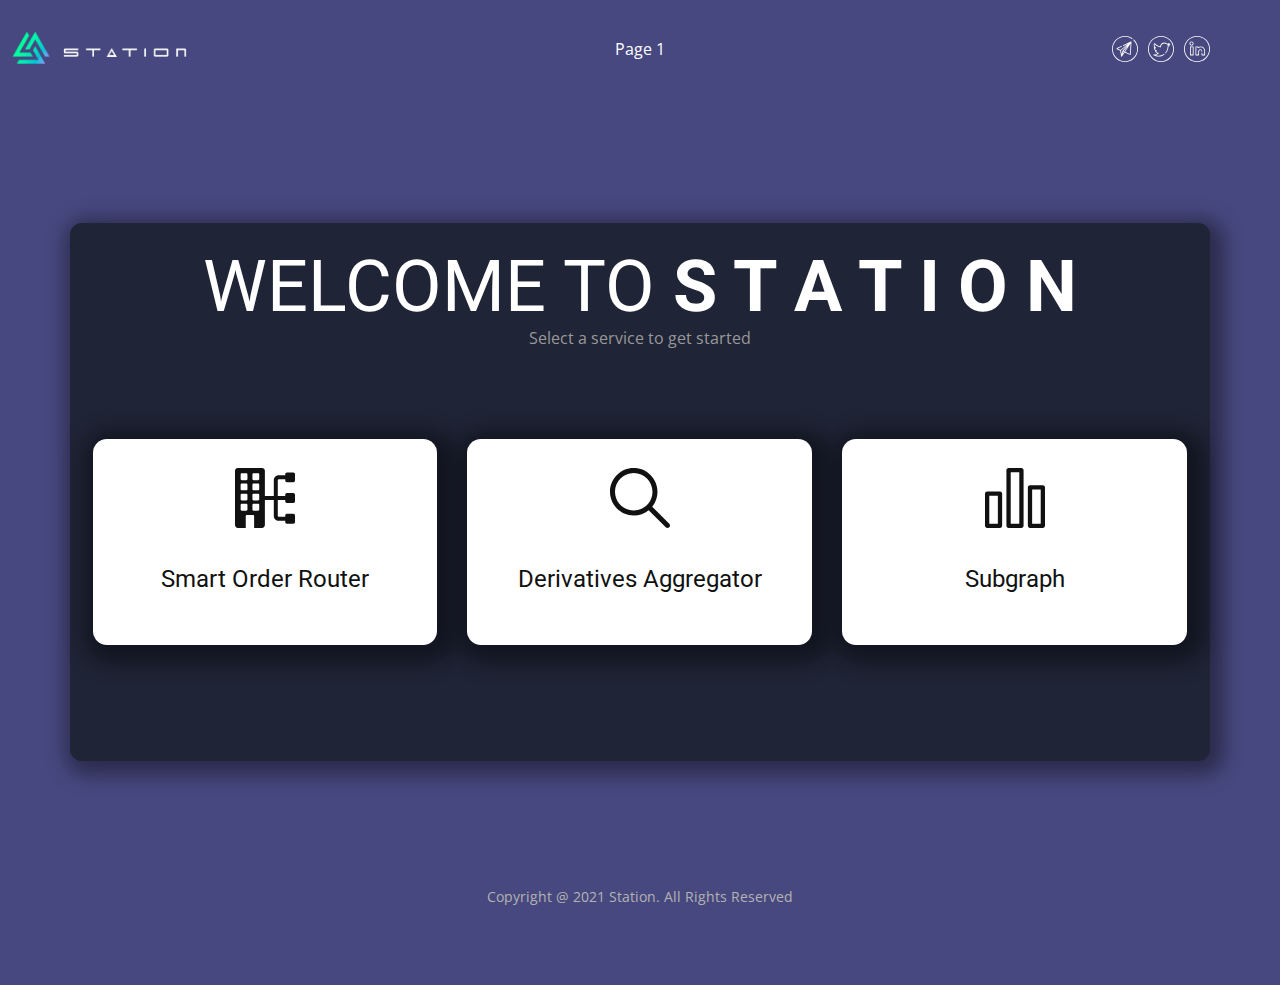
<file: Page-1.html>
<!DOCTYPE html>
<html style="font-size: 16px;">
  <head>
    <meta name="viewport" content="width=device-width, initial-scale=1.0">
    <meta charset="utf-8">
    <meta name="keywords" content="WELCOME TO S T A T I O N">
    <meta name="description" content="">
    <meta name="page_type" content="np-template-header-footer-from-plugin">
    <title>Page 1</title>
    <link rel="stylesheet" href="nicepage.css" media="screen">
<link rel="stylesheet" href="Page-1.css" media="screen">
    <script class="u-script" type="text/javascript" src="jquery.js" defer=""></script>
    <script class="u-script" type="text/javascript" src="nicepage.js" defer=""></script>
    <meta name="generator" content="Nicepage 3.26.0, nicepage.com">
    <link id="u-theme-google-font" rel="stylesheet" href="https://fonts.googleapis.com/css?family=Roboto:100,100i,300,300i,400,400i,500,500i,700,700i,900,900i|Open+Sans:300,300i,400,400i,600,600i,700,700i,800,800i">
    
    
    <script type="application/ld+json">{
		"@context": "http://schema.org",
		"@type": "Organization",
		"name": "",
		"logo": "images/logo07.webp",
		"sameAs": [
				"936104983#carousel_6206",
				"936104983#carousel_6206",
				"936104983#carousel_6206"
		]
}</script>
    <meta name="theme-color" content="#478ac9">
    <meta property="og:title" content="Page 1">
    <meta property="og:type" content="website">
  </head>
  <body class="u-body"><header class="u-align-center-sm u-align-center-xs u-clearfix u-custom-color-2 u-header u-header" id="sec-4b78"><div class="u-clearfix u-sheet u-sheet-1">
        <a href="Page-1.html#carousel_6206" data-page-id="936104983" class="u-image u-logo u-image-1" data-image-width="1534" data-image-height="297" title="home logo">
          <img src="images/logo07.webp" class="u-logo-image u-logo-image-1">
        </a>
        <nav class="u-align-left u-menu u-menu-dropdown u-offcanvas u-menu-1">
          <div class="menu-collapse" style="font-size: 1rem;">
            <a class="u-button-style u-nav-link" href="#">
              <svg class="u-svg-link" preserveAspectRatio="xMidYMin slice" viewBox="0 0 302 302" style=""><use xmlns:xlink="http://www.w3.org/1999/xlink" xlink:href="#svg-8a8f"></use></svg>
              <svg xmlns="http://www.w3.org/2000/svg" xmlns:xlink="http://www.w3.org/1999/xlink" version="1.1" id="svg-8a8f" x="0px" y="0px" viewBox="0 0 302 302" style="enable-background:new 0 0 302 302;" xml:space="preserve" class="u-svg-content"><g><rect y="36" width="302" height="30"></rect><rect y="236" width="302" height="30"></rect><rect y="136" width="302" height="30"></rect>
</g><g></g><g></g><g></g><g></g><g></g><g></g><g></g><g></g><g></g><g></g><g></g><g></g><g></g><g></g><g></g></svg>
            </a>
          </div>
          <div class="u-custom-menu u-nav-container">
            <ul class="u-nav u-unstyled u-nav-1"><li class="u-nav-item"><a class="u-button-style u-nav-link" href="Page-1.html">Page 1</a>
</li></ul>
          </div>
          <div class="u-custom-menu u-nav-container-collapse">
            <div class="u-align-center u-black u-container-style u-inner-container-layout u-opacity u-opacity-95 u-sidenav">
              <div class="u-inner-container-layout u-sidenav-overflow">
                <div class="u-menu-close"></div>
                <ul class="u-align-center u-nav u-popupmenu-items u-unstyled u-nav-2"><li class="u-nav-item"><a class="u-button-style u-nav-link" href="Page-1.html">Page 1</a>
</li></ul>
              </div>
            </div>
            <div class="u-black u-menu-overlay u-opacity u-opacity-70"></div>
          </div>
        </nav>
        <div class="u-social-icons u-spacing-10 u-social-icons-1">
          <a class="u-social-url" title="facebook" target="_blank" href="Page-1.html#carousel_6206" data-page-id="936104983"><span class="u-icon u-social-facebook u-social-icon u-icon-1"><svg class="u-svg-link" preserveAspectRatio="xMidYMin slice" viewBox="0 0 512 512" style=""><use xmlns:xlink="http://www.w3.org/1999/xlink" xlink:href="#svg-5b7f"></use></svg><svg class="u-svg-content" viewBox="0 0 512 512" x="0px" y="0px" id="svg-5b7f" style="enable-background:new 0 0 512 512;"><g><g><path d="M490.626,153.442c-13.697-31.292-33.236-59.158-58.073-82.819c-3.207-3.055-8.28-2.933-11.335,0.275    c-3.054,3.206-2.931,8.28,0.275,11.333c48.024,45.751,74.473,107.464,74.473,173.769c0,132.318-107.648,239.967-239.967,239.967    S16.033,388.318,16.033,256S123.682,16.033,256,16.033c48.336,0,94.93,14.306,134.742,41.369    c3.661,2.489,8.647,1.538,11.137-2.122c2.489-3.662,1.538-8.648-2.123-11.137C357.274,15.265,307.565,0,256,0    C187.62,0,123.333,26.628,74.981,74.981C26.629,123.333,0,187.62,0,256s26.629,132.667,74.981,181.019    C123.333,485.372,187.62,512,256,512s132.667-26.628,181.019-74.981C485.371,388.667,512,324.38,512,256    C512,220.348,504.808,185.842,490.626,153.442z"></path>
</g>
</g><g><g><path d="M372.333,108.552l-154.176,71.771c-4.014,1.868-5.753,6.638-3.884,10.652s6.638,5.755,10.65,3.885l95.106-44.274    l-46.237,37.431l-106.107,85.896l-58.036-25.392l81.326-37.858c4.014-1.87,5.753-6.638,3.884-10.652    c-1.868-4.014-6.639-5.755-10.65-3.885l-87.54,40.752c-4.654,2.166-7.592,6.905-7.474,12.035c0.115,5.02,3.149,9.538,7.748,11.55    l64.802,28.35l18.979,113.873c1.168,7.041,10.702,9.046,14.613,3.075l53.836-82.171l101.811,47.512    c8.157,3.81,17.864-2.012,18.39-10.966l14.344-243.849c0.015-0.226,0.014-0.458,0.009-0.685    C383.567,109.927,377.471,106.176,372.333,108.552z M190.018,360.931l-12.404-74.428l126.369-102.299l-96.718,108.441    c-0.87,0.976-1.516,2.204-1.816,3.479L190.018,360.931z M207.049,358.631l11.72-49.228l15.724,7.338L207.049,358.631z     M243.371,303.191l-16.967-7.917l83.469-93.586L297.8,220.116L243.371,303.191z M353.637,354.649l-95.586-44.607l107.897-164.684    L353.637,354.649z"></path>
</g>
</g></svg></span>
          </a>
          <a class="u-social-url" title="twitter" target="_blank" href="Page-1.html#carousel_6206" data-page-id="936104983"><span class="u-icon u-social-icon u-social-twitter u-icon-2"><svg class="u-svg-link" preserveAspectRatio="xMidYMin slice" viewBox="0 0 512 512" style=""><use xmlns:xlink="http://www.w3.org/1999/xlink" xlink:href="#svg-7593"></use></svg><svg class="u-svg-content" viewBox="0 0 512 512" x="0px" y="0px" id="svg-7593" style="enable-background:new 0 0 512 512;"><g><g><path d="M437.019,74.981C388.667,26.628,324.379,0,256,0S123.333,26.628,74.981,74.981C26.628,123.333,0,187.621,0,256    s26.628,132.667,74.981,181.019C123.333,485.372,187.621,512,256,512s132.667-26.628,181.019-74.981S512,324.379,512,256    S485.372,123.333,437.019,74.981z M256,495.832C123.756,495.832,16.168,388.244,16.168,256S123.756,16.168,256,16.168    S495.832,123.756,495.832,256S388.244,495.832,256,495.832z"></path>
</g>
</g><g><g><path d="M436.352,162.391c-2.433-2.104-5.958-2.463-8.875-1.11c-4.183,1.94-8.457,3.644-12.806,5.107    c4.313-5.884,7.758-12.422,10.188-19.432c1.002-2.891,0.503-6.176-1.569-8.427c-2.593-2.814-6.723-3.406-9.963-1.56    c-11.815,6.733-24.558,11.306-37.931,13.618c-14.958-13.729-34.201-21.24-54.643-21.24c-42.313,0-77.147,32.642-80.648,74.065    c-8.741-1.364-25.844-6.241-29.933-7.578c-29.581-10.075-56.228-27.814-77.075-51.307c-1.236-1.393-2.864-2.429-4.695-2.764    c-3.68-0.672-7.171,1.186-8.745,4.339c-5.181,10.383-7.809,21.548-7.809,33.185c0,16.093,5.038,31.261,14.113,43.73    c-2.828-0.531-5.838,0.462-7.812,2.89c-1.135,1.396-1.703,3.168-1.77,4.966c-0.03,0.82-0.057,1.643-0.057,2.472    c0,21.817,9.99,41.646,26.136,54.588c-1.115,0.755-2.055,1.797-2.703,3.082c-0.963,1.904-1.07,4.143-0.434,6.178    c7.052,22.559,24.572,39.739,46.292,46.781c-19.673,11.976-42.429,18.434-65.679,18.434c-2.053,0-4.166-0.053-6.279-0.156    c-4.046-0.185-7.675,2.639-8.371,6.744c-0.568,3.349,1.162,6.698,4.087,8.423c29.718,17.529,63.734,26.792,98.39,26.792    c41.361,0,80.758-12.881,113.607-36.725c4.052-2.942,4.499-8.821,0.959-12.362l-0.003-0.003    c-2.852-2.852-7.338-3.159-10.605-0.793c-29.275,21.198-65.207,33.714-103.959,33.714c-21.719,0-43.162-3.968-63.255-11.61    c24.303-4.268,47.275-14.808,66.409-30.712c2.312-1.922,3.529-4.962,2.947-7.911c-0.744-3.767-3.972-6.43-7.707-6.535    c-19.686-0.558-37.26-11.435-46.698-28.06c4.501-0.216,9.006-0.832,13.44-1.841c3.382-0.77,6.119-3.472,6.559-6.913    c0.529-4.142-2.134-7.925-6.085-8.897c-21.117-5.2-36.647-22.364-40.14-43.256c6.19,1.451,12.624,2.092,19.047,1.896    c3.963-0.119,7.317-3.109,7.792-7.166c0.374-3.196-1.323-6.291-4.07-7.966c-17.529-10.682-27.985-29.272-27.985-49.783    c0-5.014,0.623-9.917,1.859-14.665c21.193,20.954,46.914,36.922,75.086,46.518c0.258,0.088,28.093,8.754,38.636,8.797    c0.688,0.017,3.975,0.162,3.98,0.162c3.388,0.137,6.673-1.919,7.953-5.326c0.368-0.978,0.502-2.03,0.477-3.074    c-0.011-0.471-0.023-0.942-0.023-1.416c0-35.713,29.055-64.768,64.769-64.768c17.487,0,33.878,6.872,46.158,19.348    c1.777,1.807,4.282,2.697,6.793,2.349c8.227-1.141,16.256-3.025,24.037-5.632c-4.142,4.544-9.025,8.437-14.502,11.504    c-3.692,2.067-5.258,6.558-3.518,10.415l0.119,0.264c1.424,3.152,4.691,5.045,8.136,4.72c6.687-0.638,13.282-1.739,19.753-3.291    c-5.725,5.904-12.02,11.267-18.849,16.051c-2.228,1.561-3.509,4.147-3.416,6.865l0.017,0.511c0.019,0.553,0.04,1.107,0.04,1.664    v0.731c-0.186,45.29-17.461,86.654-45.668,117.994c-2.882,3.201-2.702,8.117,0.344,11.163c3.312,3.312,8.72,3.151,11.855-0.332    c31.691-35.208,49.224-80.18,49.633-127.902c14.422-10.743,26.595-23.876,36.227-39.093    C440.029,169.5,439.434,165.057,436.352,162.391z"></path>
</g>
</g></svg></span>
          </a>
          <a class="u-social-url" title="instagram" target="_blank" href="Page-1.html#carousel_6206" data-page-id="936104983"><span class="u-icon u-social-icon u-social-instagram u-icon-3"><svg class="u-svg-link" preserveAspectRatio="xMidYMin slice" viewBox="0 0 512 512" style=""><use xmlns:xlink="http://www.w3.org/1999/xlink" xlink:href="#svg-bd90"></use></svg><svg class="u-svg-content" viewBox="0 0 512 512" x="0px" y="0px" id="svg-bd90" style="enable-background:new 0 0 512 512;"><g><g><path d="M437.019,74.982C388.667,26.628,324.379,0,256,0S123.333,26.628,74.981,74.982C26.628,123.333,0,187.621,0,256    s26.628,132.667,74.981,181.019C123.333,485.372,187.621,512,256,512s132.667-26.628,181.019-74.982    C485.372,388.667,512,324.379,512,256S485.372,123.333,437.019,74.982z M256,495.832C123.756,495.832,16.168,388.244,16.168,256    S123.756,16.168,256,16.168S495.832,123.756,495.832,256S388.244,495.832,256,495.832z"></path>
</g>
</g><g><g><path d="M180.547,204.8h-53.895c-4.465,0-8.084,3.619-8.084,8.084v161.684c0,4.466,3.62,8.084,8.084,8.084h53.895    c4.465,0,8.084-3.619,8.084-8.084V212.884C188.632,208.419,185.012,204.8,180.547,204.8z M172.463,366.484h-37.726V220.968h37.726    V366.484z"></path>
</g>
</g><g><g><path d="M148.21,107.789c-22.289,0-40.421,18.132-40.421,40.421c0,22.289,18.132,40.421,40.421,40.421    c22.289,0,40.421-18.132,40.421-40.421S170.499,107.789,148.21,107.789z M148.21,172.463c-13.373,0-24.253-10.88-24.253-24.253    c0-13.372,10.879-24.253,24.253-24.253c13.373,0,24.253,10.88,24.253,24.253C172.463,161.583,161.584,172.463,148.21,172.463z"></path>
</g>
</g><g><g><path d="M331.453,204.8c-16.054,0-31.87,4.156-45.811,11.896v-3.811c0-4.465-3.62-8.084-8.084-8.084h-43.116    c-4.465,0-8.084,3.62-8.084,8.084v161.684c0,4.465,3.62,8.084,8.084,8.084h53.895c4.465,0,8.084-3.62,8.084-8.084v-58.04    c0-19.008,4.207-41.665,24.253-41.665c14.959,0,21.095,12.619,23.247,26.923c0.59,3.922,3.989,6.808,7.957,6.808    c4.979,0,8.722-4.464,7.954-9.382c-4.059-25.974-17.828-40.517-39.158-40.517c-25.688,0-40.421,21.08-40.421,57.833v49.956    h-37.726V220.968h26.947v10.63c0,2.507,1.044,4.956,3.004,6.519c3.043,2.426,7.234,2.342,10.138,0.012    c14.001-11.226,30.888-17.161,48.837-17.161c46.537,0,67.368,39.249,67.368,78.147v67.368h-37.726v-26.62    c0-4.452-3.609-8.061-8.06-8.061h-0.047c-4.452,0-8.06,3.609-8.06,8.061v34.704c0,4.465,3.62,8.084,8.084,8.084h53.895    c4.465,0,8.084-3.62,8.084-8.084v-75.453C414.989,243.584,380.638,204.8,331.453,204.8z"></path>
</g>
</g></svg></span>
          </a>
        </div>
      </div></header>
    <section class="u-align-center u-clearfix u-custom-color-2 u-typography-Normal--Introduction u-section-1" src="" id="carousel_6206">
      <div class="u-clearfix u-sheet u-sheet-1">
        <div class="u-custom-color-1 u-expanded-width u-radius-12 u-shape u-shape-round u-shape-1"></div>
        <p class="u-text u-text-grey-40 u-text-1">Select a service to get started</p>
        <h1 class="u-text u-title u-text-2">
          <span style="font-weight: 400;">WELCOME TO</span>
          <span class="u-text-white">S T A T I O N</span>
        </h1>
        <div class="u-list u-list-1">
          <div class="u-repeater u-repeater-1">
            <div class="u-container-style u-list-item u-radius-14 u-repeater-item u-shape-round u-white u-list-item-1">
              <div class="u-container-layout u-similar-container u-valign-top u-container-layout-1"><span class="u-icon u-icon-circle u-spacing-20 u-white u-icon-1"><svg class="u-svg-link" preserveAspectRatio="xMidYMin slice" viewBox="0 0 487.312 487.312" style=""><use xmlns:xlink="http://www.w3.org/1999/xlink" xlink:href="#svg-7704"></use></svg><svg class="u-svg-content" viewBox="0 0 487.312 487.312" x="0px" y="0px" id="svg-7704" style="enable-background:new 0 0 487.312 487.312;"><g><g><path d="M421.311,114.871h52.726c7.328,0,13.274-5.951,13.274-13.275V48.871c0-7.326-5.946-13.273-13.274-13.273h-52.726    c-7.325,0-13.274,5.947-13.274,13.273v10.143h-53.42c-21.756,0-39.463,17.707-39.463,39.465v128.992h-72.472V23.539    c0-12.848-10.411-23.264-23.259-23.264H23.257C10.411,0.275,0,10.691,0,23.539v440.238c0,12.85,10.411,23.26,23.257,23.26h64.04    v-96.383c0-5.109,4.146-9.258,9.256-9.258h49.605c5.111,0,9.257,4.146,9.257,9.258v96.383h64.008    c12.848,0,23.259-10.41,23.259-23.26v-203.9h72.471v128.992c0,21.758,17.707,39.463,39.465,39.463h53.42v10.175    c0,7.327,5.947,13.274,13.272,13.274h52.728c7.326,0,13.272-5.947,13.272-13.274v-52.726c0-7.326-5.946-13.272-13.272-13.272    h-52.728c-7.325,0-13.272,5.946-13.272,13.272v10.144h-53.42c-3.896,0-7.06-3.163-7.06-7.056V259.876h60.479v10.173    c0,7.327,5.947,13.278,13.273,13.278h52.727c7.326,0,13.273-5.951,13.273-13.278V217.33c0-7.328-5.947-13.281-13.273-13.281    h-52.727c-7.326,0-13.273,5.953-13.273,13.281v10.141h-60.479V98.478c0-3.891,3.162-7.059,7.06-7.059h53.42v10.176    C408.035,108.92,413.984,114.871,421.311,114.871z M101.095,337.318c0,5.109-4.146,9.256-9.257,9.256H55.125    c-5.11,0-9.257-4.146-9.257-9.256v-36.715c0-5.109,4.146-9.256,9.257-9.256h36.714c5.11,0,9.257,4.146,9.257,9.256    L101.095,337.318L101.095,337.318z M101.095,254.716c0,5.11-4.146,9.256-9.257,9.256H55.125c-5.11,0-9.257-4.146-9.257-9.256    v-36.708c0-5.111,4.146-9.258,9.257-9.258h36.714c5.11,0,9.257,4.146,9.257,9.258L101.095,254.716L101.095,254.716z     M101.095,172.09c0,5.111-4.146,9.258-9.257,9.258H55.125c-5.11,0-9.257-4.146-9.257-9.258v-36.713    c0-5.111,4.146-9.258,9.257-9.258h36.714c5.11,0,9.257,4.146,9.257,9.258L101.095,172.09L101.095,172.09z M101.095,89.488    c0,5.111-4.146,9.258-9.257,9.258H55.125c-5.11,0-9.257-4.146-9.257-9.258V52.779c0-5.109,4.146-9.256,9.257-9.256h36.714    c5.11,0,9.257,4.146,9.257,9.256L101.095,89.488L101.095,89.488z M196.825,337.318c0,5.109-4.146,9.256-9.257,9.256h-36.709    c-5.111,0-9.257-4.146-9.257-9.256v-36.715c0-5.109,4.146-9.256,9.257-9.256h36.709c5.111,0,9.257,4.146,9.257,9.256V337.318z     M196.825,254.716c0,5.11-4.146,9.256-9.257,9.256h-36.709c-5.111,0-9.257-4.146-9.257-9.256v-36.708    c0-5.111,4.146-9.258,9.257-9.258h36.709c5.111,0,9.257,4.146,9.257,9.258V254.716z M196.825,172.09    c0,5.111-4.146,9.258-9.257,9.258h-36.709c-5.111,0-9.257-4.146-9.257-9.258v-36.713c0-5.111,4.146-9.258,9.257-9.258h36.709    c5.111,0,9.257,4.146,9.257,9.258V172.09z M196.825,89.488c0,5.111-4.146,9.258-9.257,9.258h-36.709    c-5.111,0-9.257-4.146-9.257-9.258V52.779c0-5.109,4.146-9.256,9.257-9.256h36.709c5.111,0,9.257,4.146,9.257,9.256V89.488z"></path>
</g>
</g></svg>
            
            
          </span>
                <h3 class="u-align-center u-text u-text-default u-text-3">Smart Order Router</h3>
              </div>
            </div>
            <div class="u-align-center u-container-style u-list-item u-radius-14 u-repeater-item u-shape-round u-white u-list-item-2" data-href="Page-2.html#sec-ab7e" data-page-id="491905015">
              <div class="u-container-layout u-similar-container u-valign-top u-container-layout-2"><span class="u-icon u-icon-circle u-spacing-20 u-white u-icon-2"><svg class="u-svg-link" preserveAspectRatio="xMidYMin slice" viewBox="0 0 512.005 512.005" style=""><use xmlns:xlink="http://www.w3.org/1999/xlink" xlink:href="#svg-d514"></use></svg><svg class="u-svg-content" viewBox="0 0 512.005 512.005" x="0px" y="0px" id="svg-d514" style="enable-background:new 0 0 512.005 512.005;"><g><g><path d="M505.749,475.587l-145.6-145.6c28.203-34.837,45.184-79.104,45.184-127.317c0-111.744-90.923-202.667-202.667-202.667    S0,90.925,0,202.669s90.923,202.667,202.667,202.667c48.213,0,92.48-16.981,127.317-45.184l145.6,145.6    c4.16,4.16,9.621,6.251,15.083,6.251s10.923-2.091,15.083-6.251C514.091,497.411,514.091,483.928,505.749,475.587z     M202.667,362.669c-88.235,0-160-71.765-160-160s71.765-160,160-160s160,71.765,160,160S290.901,362.669,202.667,362.669z"></path>
</g>
</g></svg>
            
            
          </span>
                <h3 class="u-align-center u-text u-text-default u-text-4">Derivatives Aggregator</h3>
              </div>
            </div>
            <div class="u-align-center u-container-style u-list-item u-radius-14 u-repeater-item u-shape-round u-white u-list-item-3">
              <div class="u-container-layout u-similar-container u-valign-top u-container-layout-3"><span class="u-icon u-icon-circle u-spacing-20 u-white u-icon-3"><svg class="u-svg-link" preserveAspectRatio="xMidYMin slice" viewBox="0 0 477.867 477.867" style=""><use xmlns:xlink="http://www.w3.org/1999/xlink" xlink:href="#svg-ff72"></use></svg><svg class="u-svg-content" viewBox="0 0 477.867 477.867" x="0px" y="0px" id="svg-ff72" style="enable-background:new 0 0 477.867 477.867;"><g><g><path d="M119.467,187.733h-102.4C7.641,187.733,0,195.374,0,204.8v256c0,9.426,7.641,17.067,17.067,17.067h102.4    c9.426,0,17.067-7.641,17.067-17.067v-256C136.533,195.374,128.892,187.733,119.467,187.733z M102.4,443.733H34.133V221.867H102.4    V443.733z"></path>
</g>
</g><g><g><path d="M290.133,0h-102.4c-9.426,0-17.067,7.641-17.067,17.067V460.8c0,9.426,7.641,17.067,17.067,17.067h102.4    c9.426,0,17.067-7.641,17.067-17.067V17.067C307.2,7.641,299.559,0,290.133,0z M273.067,443.733H204.8v-409.6h68.267V443.733z"></path>
</g>
</g><g><g><path d="M460.8,136.533H358.4c-9.426,0-17.067,7.641-17.067,17.067v307.2c0,9.426,7.641,17.067,17.067,17.067h102.4    c9.426,0,17.067-7.641,17.067-17.067V153.6C477.867,144.174,470.226,136.533,460.8,136.533z M443.733,443.733h-68.267V170.667    h68.267V443.733z"></path>
</g>
</g></svg>
            
            
          </span>
                <h3 class="u-align-center u-text u-text-default u-text-5">Subgraph</h3>
              </div>
            </div>
          </div>
        </div>
      </div>
    </section>
    
    
    <footer class="u-align-center u-clearfix u-custom-color-2 u-footer u-footer" id="sec-85ba"><div class="u-clearfix u-sheet u-valign-middle u-sheet-1">
        <p class="u-small-text u-text u-text-grey-30 u-text-variant u-text-1">Copyright @ 2021 Station. All Rights Reserved</p>
      
  </body>
</html>
</file>
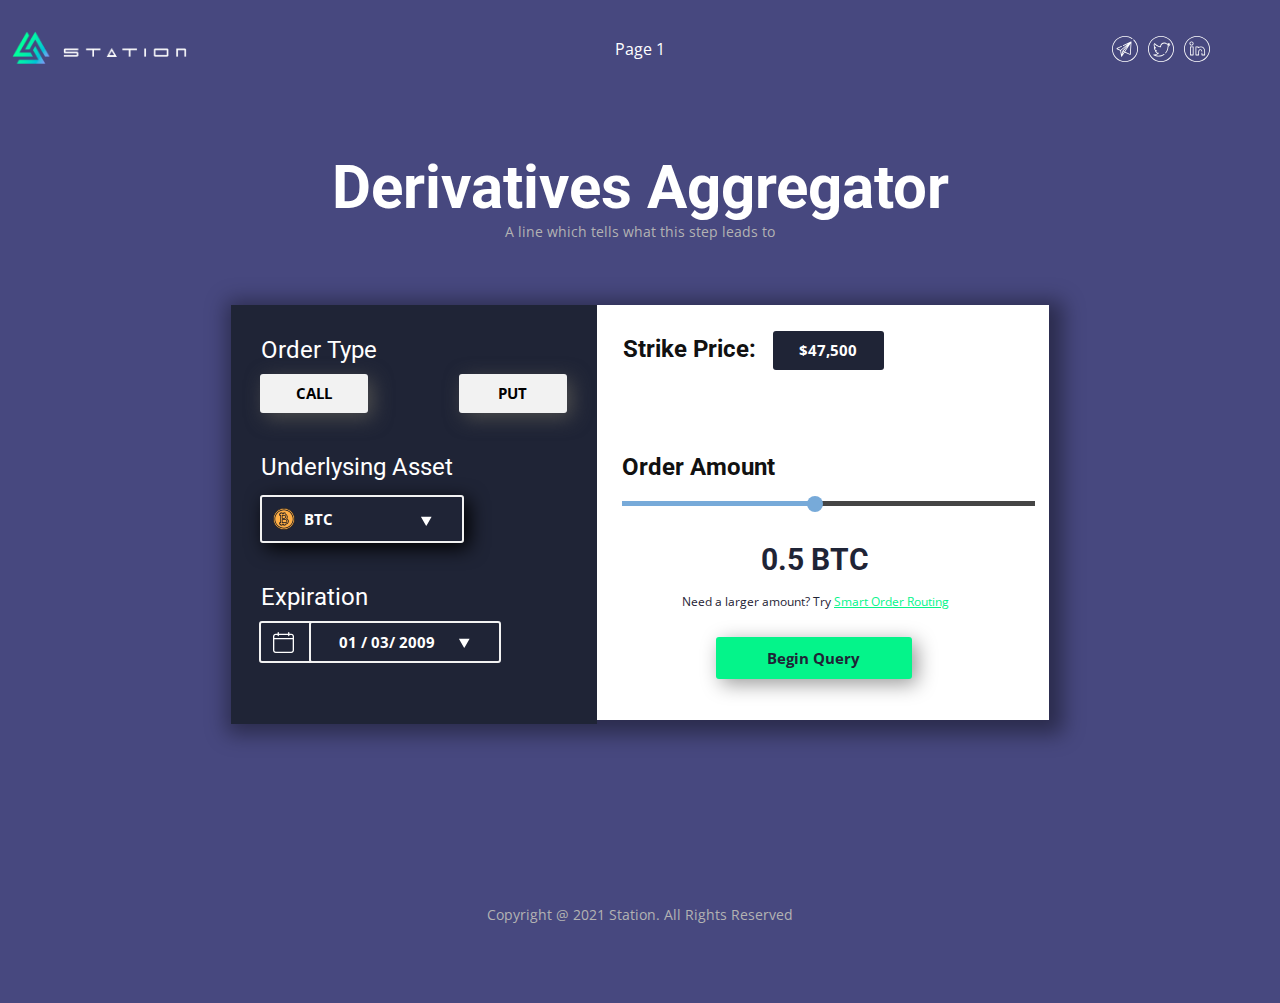
<file: Page-2.html>
<!DOCTYPE html>
<html style="font-size: 16px;">
  <head>
    <meta name="viewport" content="width=device-width, initial-scale=1.0">
    <meta charset="utf-8">
    <meta name="keywords" content="Derivatives Aggregator">
    <meta name="description" content="">
    <meta name="page_type" content="np-template-header-footer-from-plugin">
    <title>Page 2</title>
    <link rel="stylesheet" href="nicepage.css" media="screen">
<link rel="stylesheet" href="Page-2.css" media="screen">
    <script class="u-script" type="text/javascript" src="jquery.js" defer=""></script>
    <script class="u-script" type="text/javascript" src="nicepage.js" defer=""></script>
    <meta name="generator" content="Nicepage 3.26.0, nicepage.com">
    <link id="u-theme-google-font" rel="stylesheet" href="https://fonts.googleapis.com/css?family=Roboto:100,100i,300,300i,400,400i,500,500i,700,700i,900,900i|Open+Sans:300,300i,400,400i,600,600i,700,700i,800,800i">
    
    
    <script type="application/ld+json">{
		"@context": "http://schema.org",
		"@type": "Organization",
		"name": "",
		"logo": "images/logo07.webp",
		"sameAs": [
				"936104983#carousel_6206",
				"936104983#carousel_6206",
				"936104983#carousel_6206"
		]
}</script>
    <meta name="theme-color" content="#478ac9">
    <meta property="og:title" content="Page 2">
    <meta property="og:type" content="website">
  </head>
  <body class="u-body"><header class="u-align-center-sm u-align-center-xs u-clearfix u-custom-color-2 u-header u-header" id="sec-4b78"><div class="u-clearfix u-sheet u-sheet-1">
        <a href="Page-1.html#carousel_6206" data-page-id="936104983" class="u-image u-logo u-image-1" data-image-width="1534" data-image-height="297" title="home logo">
          <img src="images/logo07.webp" class="u-logo-image u-logo-image-1">
        </a>
        <nav class="u-align-left u-menu u-menu-dropdown u-offcanvas u-menu-1">
          <div class="menu-collapse" style="font-size: 1rem;">
            <a class="u-button-style u-nav-link" href="#">
              <svg class="u-svg-link" preserveAspectRatio="xMidYMin slice" viewBox="0 0 302 302" style=""><use xmlns:xlink="http://www.w3.org/1999/xlink" xlink:href="#svg-8a8f"></use></svg>
              <svg xmlns="http://www.w3.org/2000/svg" xmlns:xlink="http://www.w3.org/1999/xlink" version="1.1" id="svg-8a8f" x="0px" y="0px" viewBox="0 0 302 302" style="enable-background:new 0 0 302 302;" xml:space="preserve" class="u-svg-content"><g><rect y="36" width="302" height="30"></rect><rect y="236" width="302" height="30"></rect><rect y="136" width="302" height="30"></rect>
</g><g></g><g></g><g></g><g></g><g></g><g></g><g></g><g></g><g></g><g></g><g></g><g></g><g></g><g></g><g></g></svg>
            </a>
          </div>
          <div class="u-custom-menu u-nav-container">
            <ul class="u-nav u-unstyled u-nav-1"><li class="u-nav-item"><a class="u-button-style u-nav-link" href="Page-1.html">Page 1</a>
</li></ul>
          </div>
          <div class="u-custom-menu u-nav-container-collapse">
            <div class="u-align-center u-black u-container-style u-inner-container-layout u-opacity u-opacity-95 u-sidenav">
              <div class="u-inner-container-layout u-sidenav-overflow">
                <div class="u-menu-close"></div>
                <ul class="u-align-center u-nav u-popupmenu-items u-unstyled u-nav-2"><li class="u-nav-item"><a class="u-button-style u-nav-link" href="Page-1.html">Page 1</a>
</li></ul>
              </div>
            </div>
            <div class="u-black u-menu-overlay u-opacity u-opacity-70"></div>
          </div>
        </nav>
        <div class="u-social-icons u-spacing-10 u-social-icons-1">
          <a class="u-social-url" title="facebook" target="_blank" href="Page-1.html#carousel_6206" data-page-id="936104983"><span class="u-icon u-social-facebook u-social-icon u-icon-1"><svg class="u-svg-link" preserveAspectRatio="xMidYMin slice" viewBox="0 0 512 512" style=""><use xmlns:xlink="http://www.w3.org/1999/xlink" xlink:href="#svg-5b7f"></use></svg><svg class="u-svg-content" viewBox="0 0 512 512" x="0px" y="0px" id="svg-5b7f" style="enable-background:new 0 0 512 512;"><g><g><path d="M490.626,153.442c-13.697-31.292-33.236-59.158-58.073-82.819c-3.207-3.055-8.28-2.933-11.335,0.275    c-3.054,3.206-2.931,8.28,0.275,11.333c48.024,45.751,74.473,107.464,74.473,173.769c0,132.318-107.648,239.967-239.967,239.967    S16.033,388.318,16.033,256S123.682,16.033,256,16.033c48.336,0,94.93,14.306,134.742,41.369    c3.661,2.489,8.647,1.538,11.137-2.122c2.489-3.662,1.538-8.648-2.123-11.137C357.274,15.265,307.565,0,256,0    C187.62,0,123.333,26.628,74.981,74.981C26.629,123.333,0,187.62,0,256s26.629,132.667,74.981,181.019    C123.333,485.372,187.62,512,256,512s132.667-26.628,181.019-74.981C485.371,388.667,512,324.38,512,256    C512,220.348,504.808,185.842,490.626,153.442z"></path>
</g>
</g><g><g><path d="M372.333,108.552l-154.176,71.771c-4.014,1.868-5.753,6.638-3.884,10.652s6.638,5.755,10.65,3.885l95.106-44.274    l-46.237,37.431l-106.107,85.896l-58.036-25.392l81.326-37.858c4.014-1.87,5.753-6.638,3.884-10.652    c-1.868-4.014-6.639-5.755-10.65-3.885l-87.54,40.752c-4.654,2.166-7.592,6.905-7.474,12.035c0.115,5.02,3.149,9.538,7.748,11.55    l64.802,28.35l18.979,113.873c1.168,7.041,10.702,9.046,14.613,3.075l53.836-82.171l101.811,47.512    c8.157,3.81,17.864-2.012,18.39-10.966l14.344-243.849c0.015-0.226,0.014-0.458,0.009-0.685    C383.567,109.927,377.471,106.176,372.333,108.552z M190.018,360.931l-12.404-74.428l126.369-102.299l-96.718,108.441    c-0.87,0.976-1.516,2.204-1.816,3.479L190.018,360.931z M207.049,358.631l11.72-49.228l15.724,7.338L207.049,358.631z     M243.371,303.191l-16.967-7.917l83.469-93.586L297.8,220.116L243.371,303.191z M353.637,354.649l-95.586-44.607l107.897-164.684    L353.637,354.649z"></path>
</g>
</g></svg></span>
          </a>
          <a class="u-social-url" title="twitter" target="_blank" href="Page-1.html#carousel_6206" data-page-id="936104983"><span class="u-icon u-social-icon u-social-twitter u-icon-2"><svg class="u-svg-link" preserveAspectRatio="xMidYMin slice" viewBox="0 0 512 512" style=""><use xmlns:xlink="http://www.w3.org/1999/xlink" xlink:href="#svg-7593"></use></svg><svg class="u-svg-content" viewBox="0 0 512 512" x="0px" y="0px" id="svg-7593" style="enable-background:new 0 0 512 512;"><g><g><path d="M437.019,74.981C388.667,26.628,324.379,0,256,0S123.333,26.628,74.981,74.981C26.628,123.333,0,187.621,0,256    s26.628,132.667,74.981,181.019C123.333,485.372,187.621,512,256,512s132.667-26.628,181.019-74.981S512,324.379,512,256    S485.372,123.333,437.019,74.981z M256,495.832C123.756,495.832,16.168,388.244,16.168,256S123.756,16.168,256,16.168    S495.832,123.756,495.832,256S388.244,495.832,256,495.832z"></path>
</g>
</g><g><g><path d="M436.352,162.391c-2.433-2.104-5.958-2.463-8.875-1.11c-4.183,1.94-8.457,3.644-12.806,5.107    c4.313-5.884,7.758-12.422,10.188-19.432c1.002-2.891,0.503-6.176-1.569-8.427c-2.593-2.814-6.723-3.406-9.963-1.56    c-11.815,6.733-24.558,11.306-37.931,13.618c-14.958-13.729-34.201-21.24-54.643-21.24c-42.313,0-77.147,32.642-80.648,74.065    c-8.741-1.364-25.844-6.241-29.933-7.578c-29.581-10.075-56.228-27.814-77.075-51.307c-1.236-1.393-2.864-2.429-4.695-2.764    c-3.68-0.672-7.171,1.186-8.745,4.339c-5.181,10.383-7.809,21.548-7.809,33.185c0,16.093,5.038,31.261,14.113,43.73    c-2.828-0.531-5.838,0.462-7.812,2.89c-1.135,1.396-1.703,3.168-1.77,4.966c-0.03,0.82-0.057,1.643-0.057,2.472    c0,21.817,9.99,41.646,26.136,54.588c-1.115,0.755-2.055,1.797-2.703,3.082c-0.963,1.904-1.07,4.143-0.434,6.178    c7.052,22.559,24.572,39.739,46.292,46.781c-19.673,11.976-42.429,18.434-65.679,18.434c-2.053,0-4.166-0.053-6.279-0.156    c-4.046-0.185-7.675,2.639-8.371,6.744c-0.568,3.349,1.162,6.698,4.087,8.423c29.718,17.529,63.734,26.792,98.39,26.792    c41.361,0,80.758-12.881,113.607-36.725c4.052-2.942,4.499-8.821,0.959-12.362l-0.003-0.003    c-2.852-2.852-7.338-3.159-10.605-0.793c-29.275,21.198-65.207,33.714-103.959,33.714c-21.719,0-43.162-3.968-63.255-11.61    c24.303-4.268,47.275-14.808,66.409-30.712c2.312-1.922,3.529-4.962,2.947-7.911c-0.744-3.767-3.972-6.43-7.707-6.535    c-19.686-0.558-37.26-11.435-46.698-28.06c4.501-0.216,9.006-0.832,13.44-1.841c3.382-0.77,6.119-3.472,6.559-6.913    c0.529-4.142-2.134-7.925-6.085-8.897c-21.117-5.2-36.647-22.364-40.14-43.256c6.19,1.451,12.624,2.092,19.047,1.896    c3.963-0.119,7.317-3.109,7.792-7.166c0.374-3.196-1.323-6.291-4.07-7.966c-17.529-10.682-27.985-29.272-27.985-49.783    c0-5.014,0.623-9.917,1.859-14.665c21.193,20.954,46.914,36.922,75.086,46.518c0.258,0.088,28.093,8.754,38.636,8.797    c0.688,0.017,3.975,0.162,3.98,0.162c3.388,0.137,6.673-1.919,7.953-5.326c0.368-0.978,0.502-2.03,0.477-3.074    c-0.011-0.471-0.023-0.942-0.023-1.416c0-35.713,29.055-64.768,64.769-64.768c17.487,0,33.878,6.872,46.158,19.348    c1.777,1.807,4.282,2.697,6.793,2.349c8.227-1.141,16.256-3.025,24.037-5.632c-4.142,4.544-9.025,8.437-14.502,11.504    c-3.692,2.067-5.258,6.558-3.518,10.415l0.119,0.264c1.424,3.152,4.691,5.045,8.136,4.72c6.687-0.638,13.282-1.739,19.753-3.291    c-5.725,5.904-12.02,11.267-18.849,16.051c-2.228,1.561-3.509,4.147-3.416,6.865l0.017,0.511c0.019,0.553,0.04,1.107,0.04,1.664    v0.731c-0.186,45.29-17.461,86.654-45.668,117.994c-2.882,3.201-2.702,8.117,0.344,11.163c3.312,3.312,8.72,3.151,11.855-0.332    c31.691-35.208,49.224-80.18,49.633-127.902c14.422-10.743,26.595-23.876,36.227-39.093    C440.029,169.5,439.434,165.057,436.352,162.391z"></path>
</g>
</g></svg></span>
          </a>
          <a class="u-social-url" title="instagram" target="_blank" href="Page-1.html#carousel_6206" data-page-id="936104983"><span class="u-icon u-social-icon u-social-instagram u-icon-3"><svg class="u-svg-link" preserveAspectRatio="xMidYMin slice" viewBox="0 0 512 512" style=""><use xmlns:xlink="http://www.w3.org/1999/xlink" xlink:href="#svg-bd90"></use></svg><svg class="u-svg-content" viewBox="0 0 512 512" x="0px" y="0px" id="svg-bd90" style="enable-background:new 0 0 512 512;"><g><g><path d="M437.019,74.982C388.667,26.628,324.379,0,256,0S123.333,26.628,74.981,74.982C26.628,123.333,0,187.621,0,256    s26.628,132.667,74.981,181.019C123.333,485.372,187.621,512,256,512s132.667-26.628,181.019-74.982    C485.372,388.667,512,324.379,512,256S485.372,123.333,437.019,74.982z M256,495.832C123.756,495.832,16.168,388.244,16.168,256    S123.756,16.168,256,16.168S495.832,123.756,495.832,256S388.244,495.832,256,495.832z"></path>
</g>
</g><g><g><path d="M180.547,204.8h-53.895c-4.465,0-8.084,3.619-8.084,8.084v161.684c0,4.466,3.62,8.084,8.084,8.084h53.895    c4.465,0,8.084-3.619,8.084-8.084V212.884C188.632,208.419,185.012,204.8,180.547,204.8z M172.463,366.484h-37.726V220.968h37.726    V366.484z"></path>
</g>
</g><g><g><path d="M148.21,107.789c-22.289,0-40.421,18.132-40.421,40.421c0,22.289,18.132,40.421,40.421,40.421    c22.289,0,40.421-18.132,40.421-40.421S170.499,107.789,148.21,107.789z M148.21,172.463c-13.373,0-24.253-10.88-24.253-24.253    c0-13.372,10.879-24.253,24.253-24.253c13.373,0,24.253,10.88,24.253,24.253C172.463,161.583,161.584,172.463,148.21,172.463z"></path>
</g>
</g><g><g><path d="M331.453,204.8c-16.054,0-31.87,4.156-45.811,11.896v-3.811c0-4.465-3.62-8.084-8.084-8.084h-43.116    c-4.465,0-8.084,3.62-8.084,8.084v161.684c0,4.465,3.62,8.084,8.084,8.084h53.895c4.465,0,8.084-3.62,8.084-8.084v-58.04    c0-19.008,4.207-41.665,24.253-41.665c14.959,0,21.095,12.619,23.247,26.923c0.59,3.922,3.989,6.808,7.957,6.808    c4.979,0,8.722-4.464,7.954-9.382c-4.059-25.974-17.828-40.517-39.158-40.517c-25.688,0-40.421,21.08-40.421,57.833v49.956    h-37.726V220.968h26.947v10.63c0,2.507,1.044,4.956,3.004,6.519c3.043,2.426,7.234,2.342,10.138,0.012    c14.001-11.226,30.888-17.161,48.837-17.161c46.537,0,67.368,39.249,67.368,78.147v67.368h-37.726v-26.62    c0-4.452-3.609-8.061-8.06-8.061h-0.047c-4.452,0-8.06,3.609-8.06,8.061v34.704c0,4.465,3.62,8.084,8.084,8.084h53.895    c4.465,0,8.084-3.62,8.084-8.084v-75.453C414.989,243.584,380.638,204.8,331.453,204.8z"></path>
</g>
</g></svg></span>
          </a>
        </div>
      </div></header>
    <section class="u-align-left u-clearfix u-custom-color-2 u-section-1" id="sec-ab7e">
      <div class="u-clearfix u-sheet u-sheet-1">
        <h1 class="u-text u-text-default u-title u-text-1">Derivatives Aggregator</h1>
        <p class="u-large-text u-text u-text-default u-text-grey-30 u-text-variant u-text-2">A line which tells what this step leads to </p>
        <div class="u-align-left u-container-style u-group u-shape-rectangle u-white u-group-1">
          <div class="u-container-layout u-container-layout-1">
            <div class="u-container-style u-custom-color-1 u-group u-shape-rectangle u-group-2">
              <div class="u-container-layout u-container-layout-2">
                <h4 class="u-text u-text-3">Order Type</h4>
                <a href="Page-2.html#sec-ab7e" data-page-id="491905015" class="u-active-grey-5 u-border-none u-btn u-btn-round u-button-style u-grey-5 u-hover-grey-5 u-radius-3 u-text-active-grey-75 u-text-black u-text-hover-grey-75 u-btn-1">CALL</a>
                <a href="Page-2.html#sec-ab7e" data-page-id="491905015" class="u-active-grey-5 u-border-none u-btn u-btn-round u-button-style u-grey-5 u-hover-grey-5 u-radius-3 u-text-active-grey-75 u-text-black u-text-hover-grey-75 u-btn-2">PUT </a>
                <h4 class="u-text u-text-default u-text-4">Underlysing Asset</h4>
                <a href="Page-2.html#sec-ab7e" data-page-id="491905015" class="u-active-custom-color-1 u-border-2 u-border-active-grey-5 u-border-grey-5 u-border-hover-grey-5 u-btn u-btn-round u-button-style u-custom-color-1 u-hover-custom-color-1 u-radius-3 u-text-body-alt-color u-text-hover-white u-btn-3">&nbsp; &nbsp;BTC&nbsp; &nbsp; &nbsp; &nbsp; &nbsp; &nbsp; &nbsp; &nbsp; &nbsp; &nbsp; &nbsp;&nbsp;<span class="u-icon u-text-white u-icon-1"><svg class="u-svg-content" viewBox="0 0 490.677 490.677" x="0px" y="0px" style="width: 1em; height: 1em;"><path d="M489.272,37.339c-1.92-3.307-5.44-5.333-9.259-5.333H10.68c-3.819,0-7.339,2.027-9.259,5.333    c-1.899,3.307-1.899,7.36,0.021,10.667l234.667,405.333c1.899,3.307,5.419,5.333,9.237,5.333s7.339-2.027,9.237-5.333 L489.251,48.005C491.149,44.72,491.149,40.645,489.272,37.339z"></path></svg><img></span>
                </a><span class="u-icon u-icon-circle u-text-palette-1-base u-icon-2" data-href="Page-2.html#sec-ab7e" data-page-id="491905015"><svg class="u-svg-link" preserveAspectRatio="xMidYMin slice" viewBox="0 0 512 512" style=""><use xmlns:xlink="http://www.w3.org/1999/xlink" xlink:href="#svg-1010"></use></svg><svg class="u-svg-content" viewBox="0 0 512 512" x="0px" y="0px" id="svg-1010" style="enable-background:new 0 0 512 512;"><g><path style="fill:#FFAF46;" d="M256,8.533C119.33,8.533,8.533,119.33,8.533,256S119.33,503.467,256,503.467   S503.467,392.67,503.467,256S392.67,8.533,256,8.533z M256,469.333C138.18,469.333,42.667,373.82,42.667,256   S138.18,42.667,256,42.667S469.333,138.18,469.333,256C469.205,373.769,373.769,469.205,256,469.333z"></path><path style="fill:#FFAF46;" d="M256,42.667C138.18,42.667,42.667,138.18,42.667,256S138.18,469.333,256,469.333   S469.333,373.82,469.333,256C469.205,138.231,373.769,42.795,256,42.667z M338.432,355.499   c-12.817,12.791-30.191,19.968-48.299,19.968H281.6v25.6h-34.133v-25.6h-34.133v25.6H179.2v-25.6h-25.6v-34.133h25.6V170.667h-25.6   v-34.133h25.6v-25.6h34.133v25.6h34.133v-25.6H281.6v27.733c36.506,9.421,58.462,46.66,49.041,83.166   c-2.21,8.55-6.05,16.589-11.324,23.671c34.091,16.102,48.674,56.798,32.563,90.889   C348.527,343.484,343.979,349.952,338.432,355.499z"></path><path style="fill:#FFAF46;" d="M298.667,204.8c0-18.85-15.283-34.133-34.133-34.133h-51.2v68.267h51.2   C283.383,238.933,298.667,223.65,298.667,204.8z"></path><path style="fill:#FFAF46;" d="M290.133,273.067h-76.8v68.267h76.8c18.85,0,34.133-15.283,34.133-34.133   S308.983,273.067,290.133,273.067z"></path><path style="fill:#FFAF46;" d="M319.317,245.504c22.502-30.251,16.213-73.02-14.046-95.514c-7.083-5.265-15.13-9.114-23.671-11.324   v-27.733h-34.133v25.6h-34.133v-25.6H179.2v25.6h-25.6v34.133h25.6v170.667h-25.6v34.133h25.6v25.6h34.133v-25.6h34.133v25.6H281.6   v-25.6h8.533c37.7-0.017,68.25-30.601,68.233-68.301C358.349,280.789,343.151,256.794,319.317,245.504z M213.333,170.667h51.2   c18.85,0,34.133,15.283,34.133,34.133s-15.283,34.133-34.133,34.133h-51.2V170.667z M290.133,341.333h-76.8v-68.267h76.8   c18.85,0,34.133,15.283,34.133,34.133S308.983,341.333,290.133,341.333z"></path>
</g><g><path style="fill:#231F20;" d="M281.6,409.6h-34.133c-4.71,0-8.533-3.823-8.533-8.533V384h-17.067v17.067   c0,4.71-3.823,8.533-8.533,8.533H179.2c-4.71,0-8.533-3.823-8.533-8.533V384H153.6c-4.71,0-8.533-3.823-8.533-8.533v-34.133   c0-4.71,3.823-8.533,8.533-8.533h17.067V179.2H153.6c-4.71,0-8.533-3.823-8.533-8.533v-34.133c0-4.71,3.823-8.533,8.533-8.533   h17.067v-17.067c0-4.71,3.823-8.533,8.533-8.533h34.133c4.71,0,8.533,3.823,8.533,8.533V128h17.067v-17.067   c0-4.71,3.823-8.533,8.533-8.533H281.6c4.71,0,8.533,3.823,8.533,8.533v21.419c40.013,14.165,60.962,58.086,46.788,98.099   c-1.476,4.164-3.302,8.192-5.47,12.041c35.738,22.844,46.191,70.34,23.347,106.069c-14.106,22.067-38.477,35.422-64.666,35.439   v17.067C290.133,405.777,286.31,409.6,281.6,409.6z M256,392.533h17.067v-17.067c0-4.71,3.823-8.533,8.533-8.533h8.533   c32.99-0.017,59.716-26.778,59.699-59.767c-0.017-23.074-13.312-44.075-34.159-53.948c-4.258-2.014-6.076-7.108-4.062-11.366   c0.239-0.503,0.529-0.99,0.862-1.434c19.686-26.47,14.191-63.889-12.279-83.575c-6.204-4.617-13.244-7.979-20.727-9.916   c-3.763-0.973-6.4-4.369-6.4-8.26v-19.2H256v17.067c0,4.71-3.823,8.533-8.533,8.533h-34.133c-4.71,0-8.533-3.823-8.533-8.533   v-17.067h-17.067v17.067c0,4.71-3.823,8.533-8.533,8.533h-17.067v17.067H179.2c4.71,0,8.533,3.823,8.533,8.533v170.667   c0,4.71-3.823,8.533-8.533,8.533h-17.067v17.067H179.2c4.71,0,8.533,3.823,8.533,8.533v17.067H204.8v-17.067   c0-4.71,3.823-8.533,8.533-8.533h34.133c4.71,0,8.533,3.823,8.533,8.533V392.533z M290.133,349.867h-76.8   c-4.71,0-8.533-3.823-8.533-8.533v-68.267c0-4.71,3.823-8.533,8.533-8.533h76.8c23.561,0,42.667,19.106,42.667,42.667   S313.694,349.867,290.133,349.867z M221.867,332.8h68.267c14.14,0,25.6-11.46,25.6-25.6s-11.46-25.6-25.6-25.6h-68.267V332.8z    M264.533,247.467h-51.2c-4.71,0-8.533-3.823-8.533-8.533v-68.267c0-4.71,3.823-8.533,8.533-8.533h51.2   c23.561,0,42.667,19.106,42.667,42.667S288.094,247.467,264.533,247.467z M221.867,230.4h42.667c14.14,0,25.6-11.46,25.6-25.6   c0-14.14-11.46-25.6-25.6-25.6h-42.667V230.4z"></path><path style="fill:#231F20;" d="M256,512C114.611,512,0,397.389,0,256S114.611,0,256,0s256,114.611,256,256   C511.838,397.321,397.321,511.838,256,512z M256,17.067C124.041,17.067,17.067,124.041,17.067,256S124.041,494.933,256,494.933   S494.933,387.96,494.933,256C494.78,124.1,387.9,17.22,256,17.067z"></path><path style="fill:#231F20;" d="M256,477.867C133.47,477.867,34.133,378.53,34.133,256S133.47,34.133,256,34.133   S477.867,133.47,477.867,256C477.722,378.479,378.479,477.722,256,477.867z M256,51.2C142.891,51.2,51.2,142.891,51.2,256   S142.891,460.8,256,460.8S460.8,369.109,460.8,256C460.672,142.95,369.05,51.328,256,51.2z"></path>
</g></svg></span>
                <h4 class="u-text u-text-default u-text-5">Expiration</h4>
                <div class="u-container-style u-group u-group-3">
                  <div class="u-container-layout">
                    <a href="Page-2.html#sec-ab7e" data-page-id="491905015" class="u-active-custom-color-1 u-border-2 u-border-active-grey-5 u-border-grey-5 u-border-hover-grey-5 u-btn u-btn-round u-button-style u-custom-color-1 u-hover-custom-color-1 u-radius-3 u-text-active-custom-color-1 u-text-custom-color-1 u-text-hover-custom-color-1 u-btn-4"> 656264</a><span class="u-icon u-icon-circle u-icon-3" data-href="Page-2.html#sec-ab7e" data-page-id="491905015"><svg class="u-svg-link" preserveAspectRatio="xMidYMin slice" viewBox="0 0 512 512" style=""><use xmlns:xlink="http://www.w3.org/1999/xlink" xlink:href="#svg-0f18"></use></svg><svg class="u-svg-content" viewBox="0 0 512 512" id="svg-0f18"><g><path d="m446 40h-46v-24c0-8.836-7.163-16-16-16s-16 7.164-16 16v24h-224v-24c0-8.836-7.163-16-16-16s-16 7.164-16 16v24h-46c-36.393 0-66 29.607-66 66v340c0 36.393 29.607 66 66 66h380c36.393 0 66-29.607 66-66v-340c0-36.393-29.607-66-66-66zm-380 32h46v16c0 8.836 7.163 16 16 16s16-7.164 16-16v-16h224v16c0 8.836 7.163 16 16 16s16-7.164 16-16v-16h46c18.748 0 34 15.252 34 34v38h-448v-38c0-18.748 15.252-34 34-34zm380 408h-380c-18.748 0-34-15.252-34-34v-270h448v270c0 18.748-15.252 34-34 34z"></path>
</g></svg></span>
                  </div>
                </div>
                <a href="Page-2.html#sec-ab7e" data-page-id="491905015" class="u-active-custom-color-1 u-border-2 u-border-active-grey-5 u-border-grey-5 u-border-hover-grey-5 u-btn u-btn-round u-button-style u-custom-color-1 u-hover-custom-color-1 u-radius-3 u-text-body-alt-color u-text-hover-white u-btn-5">01 / 03/ 2009&nbsp; &nbsp; &nbsp;&nbsp;<span class="u-icon u-text-white u-icon-4"><svg class="u-svg-content" viewBox="0 0 490.677 490.677" x="0px" y="0px" style="width: 1em; height: 1em;"><path d="M489.272,37.339c-1.92-3.307-5.44-5.333-9.259-5.333H10.68c-3.819,0-7.339,2.027-9.259,5.333    c-1.899,3.307-1.899,7.36,0.021,10.667l234.667,405.333c1.899,3.307,5.419,5.333,9.237,5.333s7.339-2.027,9.237-5.333 L489.251,48.005C491.149,44.72,491.149,40.645,489.272,37.339z"></path></svg><img></span>
                </a>
              </div>
            </div>
            <h4 class="u-text u-text-default u-text-6">Strik<span style="font-weight: 700;"></span>e Price:&nbsp;
            </h4>
            <a href="Page-2.html#sec-ab7e" data-page-id="491905015" class="u-active-custom-color-1 u-border-none u-btn u-btn-round u-button-style u-custom-color-1 u-hover-custom-color-1 u-radius-3 u-text-body-alt-color u-text-hover-white u-btn-6">$47,500</a>
            <h4 class="u-text u-text-default u-text-7">Order Amount</h4>
            <div class="u-align-left u-container-style u-group u-group-4">
              <div class="u-container-layout">
                <div class="u-border-5 u-border-grey-dark-1 u-expanded-width u-line u-line-horizontal u-line-1"></div>
                <div class="u-border-5 u-border-palette-1-light-1 u-line u-line-horizontal u-line-2"></div>
                <div class="u-expanded-height u-palette-1-light-1 u-shape u-shape-circle u-shape-1"></div>
              </div>
            </div>
            <h3 class="u-text u-text-custom-color-1 u-text-default u-text-8">0.5 BTC</h3>
            <p class="u-text u-text-custom-color-1 u-text-default u-text-9">Need a larger amount? Try <span style="text-decoration: underline !important;" class="u-text-custom-color-3">
                <a href="Page-2.html#sec-ab7e" data-page-id="491905015" class="u-active-none u-border-none u-btn u-button-link u-button-style u-hover-none u-none u-text-custom-color-3 u-btn-7">Smart Order Routing</a>
              </span>
            </p>
            <a href="#" class="u-active-custom-color-3 u-border-none u-btn u-btn-round u-button-style u-custom-color-3 u-hover-custom-color-3 u-radius-3 u-text-active-custom-color-1 u-text-custom-color-1 u-text-hover-grey-75 u-btn-8">Begin Query </a>
          </div>
        </div>
      </div>
    </section>
    
    
    <footer class="u-align-center u-clearfix u-custom-color-2 u-footer u-footer" id="sec-85ba"><div class="u-clearfix u-sheet u-valign-middle u-sheet-1">
        <p class="u-small-text u-text u-text-grey-30 u-text-variant u-text-1">Copyright @ 2021 Station. All Rights Reserved</p>
      
  </body>
</html>
</file>
